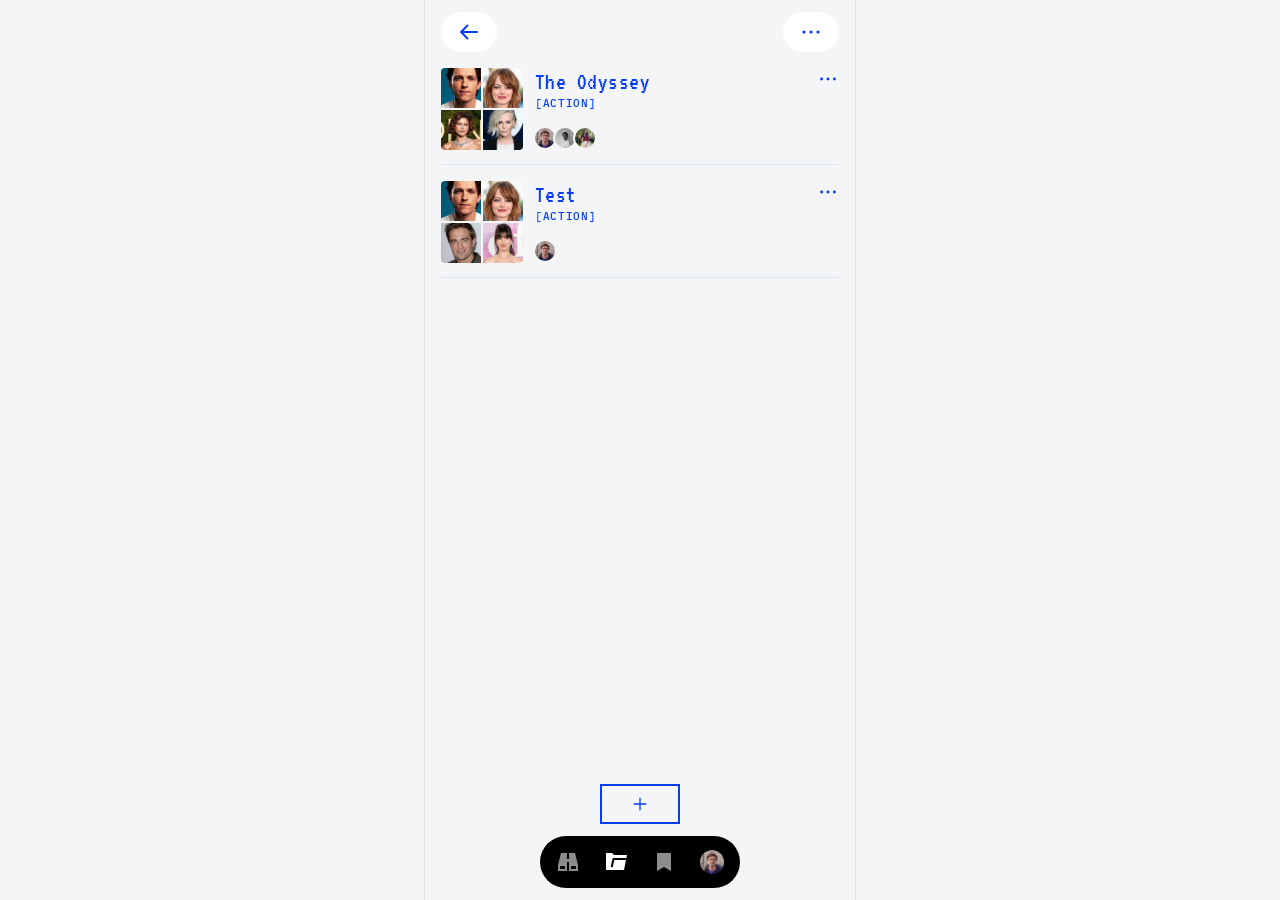
<file: index.html>
<!doctype html>
<html lang="ru">
<head>
<meta charset="utf-8">
<meta name="viewport" content="width=device-width, initial-scale=1, viewport-fit=cover">
<meta name="theme-color" content="#F4F5F7">
<meta name="apple-mobile-web-app-capable" content="yes">
<meta name="mobile-web-app-capable" content="yes">
<meta name="format-detection" content="telephone=no">
<title>FIIILM</title>
<link rel="preconnect" href="https://fonts.googleapis.com">
<link rel="preconnect" href="https://fonts.gstatic.com" crossorigin>
<link href="https://fonts.googleapis.com/css2?family=IBM+Plex+Mono:wght@400;500&family=VT323&display=swap" rel="stylesheet">
<script>
/* прототип правится постоянно — грузим стили и скрипты всегда свежими,
   иначе браузер отдаёт старую версию и правки «не применяются» */
var FRESH = Date.now();
/* ?mockup — старый вид: рамка телефона 390×844 с нарисованным статус-баром.
   Нужен для сверки с Figma; по умолчанию приложение — настоящая мобильная вёрстка. */
if (/[?&]mockup\b/.test(location.search)) document.documentElement.classList.add('mockup');
document.write('<link rel="stylesheet" href="tokens.css?t=' + FRESH + '">');
document.write('<link rel="stylesheet" href="app.css?t=' + FRESH + '">');
</script>
</head>
<body>

<div class="stage">
  <div class="phone">
    <div class="statusbar">
      <span id="clock">9:41</span>
      <span class="right">
        <svg width="18" height="12" viewBox="0 0 18 12" fill="currentColor"><rect x="0" y="8" width="3" height="4" rx="1"/><rect x="5" y="5.5" width="3" height="6.5" rx="1"/><rect x="10" y="3" width="3" height="9" rx="1"/><rect x="15" y="0" width="3" height="12" rx="1"/></svg>
        <svg width="17" height="12" viewBox="0 0 17 12" fill="currentColor"><path d="M8.5 10.3 6.4 8.2a3 3 0 0 1 4.2 0l-2.1 2.1ZM4.3 6.1a6 6 0 0 1 8.4 0l-1.4 1.4a4 4 0 0 0-5.6 0L4.3 6.1ZM2.2 4a9 9 0 0 1 12.6 0l-1.4 1.4a7 7 0 0 0-9.8 0L2.2 4Z"/></svg>
        <svg width="26" height="13" viewBox="0 0 26 13" fill="currentColor"><rect x=".5" y=".5" width="22" height="12" rx="3.5" fill="none" stroke="currentColor" stroke-opacity=".35"/><rect x="2.5" y="2.5" width="18" height="8" rx="1.5"/><path d="M24 4.5v4c1-.4 1-3.6 0-4z"/></svg>
      </span>
    </div>

    <div id="app"></div>
    <div id="overlays"></div>
    <div class="toast" id="toast"></div>
    <div class="home-indicator"></div>
  </div>
</div>

<svg width="0" height="0" style="position:absolute" aria-hidden="true"><defs>
  <symbol id="i-at" viewBox="0 0 24 24" fill="none">
    <path d="M15.5 12C15.5 13.933 13.933 15.5 12 15.5C10.067 15.5 8.5 13.933 8.5 12C8.5 10.067 10.067 8.5 12 8.5C13.933 8.5 15.5 10.067 15.5 12Z" stroke-width="1.6" stroke-linecap="round" stroke-linejoin="round" stroke="currentColor"/>
    <path d="M15.5 12V13.5C15.5 14.163 15.7634 14.7989 16.2322 15.2678C16.7011 15.7366 17.337 16 18 16C18.6631 16 19.2989 15.7366 19.7678 15.2678C20.2366 14.7989 20.5 14.163 20.5 13.5V12C20.5 10.0852 19.8535 8.22652 18.6652 6.72505C17.4769 5.22358 15.8165 4.16732 13.9529 3.72739C12.0893 3.28746 10.1318 3.48964 8.39751 4.30118C6.6632 5.11271 5.2537 6.48605 4.39738 8.19869C3.54106 9.91133 3.28809 11.8629 3.67945 13.7373C4.07081 15.6117 5.08357 17.299 6.55366 18.5259C8.02374 19.7528 9.86502 20.4474 11.7792 20.4971C13.6933 20.5469 15.5682 19.9489 17.1 18.8" stroke-width="1.6" stroke-linecap="round" stroke-linejoin="round" stroke="currentColor"/>
  </symbol>
  <symbol id="i-check" viewBox="0 0 24 24" fill="none">
    <path d="M5 12.5L9.5 17L19 7.5" stroke-width="1.6" stroke-linecap="round" stroke-linejoin="round" stroke="currentColor"/>
  </symbol>
  <symbol id="i-chevron-left" viewBox="0 0 24 24" fill="none">
    <path d="M15 5L8 12L15 19" stroke-width="1.6" stroke-linecap="round" stroke-linejoin="round" stroke="currentColor"/>
  </symbol>
  <symbol id="i-close" viewBox="0 0 24 24" fill="none">
    <path d="M6 6L12 12M12 12L18 18M12 12L18 6M12 12L6 18" stroke-width="1.6" stroke-linecap="round" stroke-linejoin="round" stroke="currentColor"/>
  </symbol>
  <symbol id="i-copy" viewBox="0 0 24 24" fill="none">
    <path d="M9 8H19C19.5523 8 20 8.44772 20 9V19C20 19.5523 19.5523 20 19 20H9C8.44772 20 8 19.5523 8 19V9C8 8.44772 8.44772 8 9 8Z" stroke-width="1.6" stroke-linecap="round" stroke-linejoin="round" stroke="currentColor"/>
    <path d="M16 8V5C16 4.73478 15.8946 4.48043 15.7071 4.29289C15.5196 4.10536 15.2652 4 15 4H5C4.73478 4 4.48043 4.10536 4.29289 4.29289C4.10536 4.48043 4 4.73478 4 5V15C4 15.2652 4.10536 15.5196 4.29289 15.7071C4.48043 15.8946 4.73478 16 5 16H8" stroke-width="1.6" stroke-linecap="round" stroke-linejoin="round" stroke="currentColor"/>
  </symbol>
  <symbol id="i-eye" viewBox="0 0 24 24" fill="none">
    <path d="M2.5 12C2.5 12 6 5.5 12 5.5C18 5.5 21.5 12 21.5 12C21.5 12 18 18.5 12 18.5C6 18.5 2.5 12 2.5 12Z" stroke-width="1.6" stroke-linecap="round" stroke-linejoin="round" stroke="currentColor"/>
    <path d="M15 12C15 13.6569 13.6569 15 12 15C10.3431 15 9 13.6569 9 12C9 10.3431 10.3431 9 12 9C13.6569 9 15 10.3431 15 12Z" stroke-width="1.6" stroke-linecap="round" stroke-linejoin="round" stroke="currentColor"/>
  </symbol>
  <symbol id="i-filter" viewBox="0 0 24 24" fill="none">
    <path d="M4 5H20L14 12.5V19L10 17V12.5L4 5Z" stroke-width="1.6" stroke-linecap="round" stroke-linejoin="round" stroke="currentColor"/>
  </symbol>
  <symbol id="i-heart" viewBox="0 0 24 24" fill="none">
    <path d="M12 19.9999C12 19.9999 4.5 15.3999 4.5 9.99987C4.51439 9.1358 4.78881 8.29612 5.28746 7.59031C5.78611 6.8845 6.48586 6.34532 7.29546 6.04307C8.10507 5.74081 8.98696 5.68952 9.82615 5.89587C10.6653 6.10221 11.4229 6.55663 12 7.19987C12.5771 6.55663 13.3347 6.10221 14.1739 5.89587C15.013 5.68952 15.8949 5.74081 16.7045 6.04307C17.5141 6.34532 18.2139 6.8845 18.7125 7.59031C19.2112 8.29612 19.4856 9.1358 19.5 9.99987C19.5 15.3999 12 19.9999 12 19.9999Z" stroke-width="1.6" stroke-linecap="round" stroke-linejoin="round" stroke="currentColor"/>
  </symbol>
  <symbol id="i-import" viewBox="0 0 24 24" fill="none">
    <path d="M4 9V5C4 4.73478 4.10536 4.48043 4.29289 4.29289C4.48043 4.10536 4.73478 4 5 4H19C19.2652 4 19.5196 4.10536 19.7071 4.29289C19.8946 4.48043 20 4.73478 20 5V19C20 19.2652 19.8946 19.5196 19.7071 19.7071C19.5196 19.8946 19.2652 20 19 20H5C4.73478 20 4.48043 19.8946 4.29289 19.7071C4.10536 19.5196 4 19.2652 4 19V15M3 12H13M10 15L13 12L10 9" stroke-width="1.6" stroke-linecap="round" stroke-linejoin="round" stroke="currentColor"/>
  </symbol>
  <symbol id="i-more" viewBox="0 0 24 24" fill="none">
    <path d="M4.9999 13.6004C5.88356 13.6004 6.5999 12.884 6.5999 12.0004C6.5999 11.1167 5.88356 10.4004 4.9999 10.4004C4.11625 10.4004 3.3999 11.1167 3.3999 12.0004C3.3999 12.884 4.11625 13.6004 4.9999 13.6004Z" fill="currentColor"/>
    <path d="M11.9999 13.6004C12.8836 13.6004 13.5999 12.884 13.5999 12.0004C13.5999 11.1167 12.8836 10.4004 11.9999 10.4004C11.1162 10.4004 10.3999 11.1167 10.3999 12.0004C10.3999 12.884 11.1162 13.6004 11.9999 13.6004Z" fill="currentColor"/>
    <path d="M18.9999 13.6004C19.8836 13.6004 20.5999 12.884 20.5999 12.0004C20.5999 11.1167 19.8836 10.4004 18.9999 10.4004C18.1162 10.4004 17.3999 11.1167 17.3999 12.0004C17.3999 12.884 18.1162 13.6004 18.9999 13.6004Z" fill="currentColor"/>
  </symbol>
  <symbol id="i-note" viewBox="0 0 24 24" fill="none">
    <path d="M4 5H20V16H9L4 20V5Z" stroke-width="1.6" stroke-linecap="round" stroke-linejoin="round" stroke="currentColor"/>
  </symbol>
  <symbol id="i-pencil" viewBox="0 0 24 24" fill="none">
    <path d="M4 20L5 16L16 5L19 8L8 19L4 20Z" stroke-width="1.6" stroke-linecap="round" stroke-linejoin="round" stroke="currentColor"/>
  </symbol>
  <symbol id="i-plus" viewBox="0 0 24 24" fill="none">
    <path d="M12 5V12M12 12V19M12 12H5M12 12H19" stroke-width="1.6" stroke-linecap="round" stroke-linejoin="round" stroke="currentColor"/>
  </symbol>
  <symbol id="i-share" viewBox="0 0 24 24" fill="none">
    <path d="M20.5 5.5C20.5 6.88071 19.3807 8 18 8C16.6193 8 15.5 6.88071 15.5 5.5C15.5 4.11929 16.6193 3 18 3C19.3807 3 20.5 4.11929 20.5 5.5Z" stroke-width="1.6" stroke-linecap="round" stroke-linejoin="round" stroke="currentColor"/>
    <path d="M8.5 12C8.5 13.3807 7.38071 14.5 6 14.5C4.61929 14.5 3.5 13.3807 3.5 12C3.5 10.6193 4.61929 9.5 6 9.5C7.38071 9.5 8.5 10.6193 8.5 12Z" stroke-width="1.6" stroke-linecap="round" stroke-linejoin="round" stroke="currentColor"/>
    <path d="M20.5 18.5C20.5 19.8807 19.3807 21 18 21C16.6193 21 15.5 19.8807 15.5 18.5C15.5 17.1193 16.6193 16 18 16C19.3807 16 20.5 17.1193 20.5 18.5Z" stroke-width="1.6" stroke-linecap="round" stroke-linejoin="round" stroke="currentColor"/>
    <path d="M8.2002 10.8002L15.8002 6.7002M8.2002 13.2002L15.8002 17.3002" stroke-width="1.6" stroke-linecap="round" stroke-linejoin="round" stroke="currentColor"/>
  </symbol>
  <symbol id="i-sort" viewBox="0 0 24 24" fill="none">
    <path d="M8 4V20M12 8L8 4L4 8M16 20V4M20 16L16 20L12 16" stroke-width="1.6" stroke-linecap="round" stroke-linejoin="round" stroke="currentColor"/>
  </symbol>
  <symbol id="i-trash" viewBox="0 0 24 24" fill="none">
    <path d="M4 7H6M6 7H9M6 7L7 20H17L18 7M9 7H15M9 7V4H15V7M15 7H18M18 7H20M10 11V17M14 11V17" stroke-width="1.6" stroke-linecap="round" stroke-linejoin="round" stroke="currentColor"/>
  </symbol>

  <symbol id="i-search" viewBox="0 0 24 24" fill="none">
    <path d="M11 9H13V3H19L22 15V21H13V12H11V21H2V15L5 3H11V9ZM4 19H9V16H4V19ZM15 16V19H20V16H15Z" fill="currentColor"/>
  </symbol>
  <symbol id="i-folder" viewBox="0 0 24 24" fill="none">
    <path d="M10 5H23L22.4004 8H8.69824L8.52344 8.7832L6.69727 17H8.74707L10.3027 10H22L20 20H2V3H8L10 5Z" fill="currentColor"/>
  </symbol>
  <symbol id="i-saves" viewBox="0 0 24 24" fill="none">
    <path d="M19 21L12 17L5 21V3H19V21Z" fill="currentColor"/>
  </symbol>
  <symbol id="i-save" viewBox="0 0 24 24" fill="none">
    <mask id="v2-stroke0_62_6537" fill="white">
    <path d="M5 3H19V21L12 17L5 21V3Z"/>
    </mask>
    <path d="M5 3H19V21L12 17L5 21V3Z" stroke-width="4" stroke="currentColor" mask="url(#v2-stroke0_62_6537)"/>
    <path d="M12 7V10M12 10V13M12 10H9M12 10H15" stroke-width="2" stroke="currentColor"/>
  </symbol>
  <symbol id="i-send" viewBox="0 0 24 24" fill="none">
    <path d="M17.4375 19.7998L12 16L7 20V12L2 7.7998L21 3L17.4375 19.7998ZM9 11V15L18 6L9 11Z" fill="currentColor"/>
  </symbol>
  <symbol id="i-arrow-left" viewBox="0 0 24 24" fill="none">
    <path d="M20 12H4m0 0 6.5-6.5M4 12l6.5 6.5" stroke="currentColor" stroke-width="2" stroke-linecap="round" stroke-linejoin="round"/>
  </symbol>
  <symbol id="i-comment" viewBox="0 0 24 24" fill="none">
    <g transform="translate(3 4)">
      <path d="M17 13V1H1V13H5V16L9 13H17Z" stroke="currentColor" stroke-width="2"/>
    </g>
  </symbol>
  <symbol id="i-tag" viewBox="0 0 16 16" fill="none">
    <g transform="translate(0.67 0.67)">
      <path d="M7.724 1.05733C7.47401 0.807268 7.13493 0.666742 6.78133 0.666667H2C1.64638 0.666667 1.30724 0.807142 1.05719 1.05719C0.807142 1.30724 0.666667 1.64638 0.666667 2V6.78133C0.666742 7.13493 0.807268 7.47401 1.05733 7.724L6.86 13.5267C7.16301 13.8278 7.57283 13.9968 8 13.9968C8.42717 13.9968 8.83699 13.8278 9.14 13.5267L13.5267 9.14C13.8278 8.83699 13.9968 8.42717 13.9968 8C13.9968 7.57283 13.8278 7.16301 13.5267 6.86L7.724 1.05733Z" stroke="currentColor" stroke-width="1.33333" stroke-linecap="round" stroke-linejoin="round"/>
      <path d="M5 4.33333C5 4.70152 4.70152 5 4.33333 5C3.96514 5 3.66667 4.70152 3.66667 4.33333C3.66667 3.96514 3.96514 3.66667 4.33333 3.66667C4.70152 3.66667 5 3.96514 5 4.33333Z" stroke="currentColor" stroke-width="1.33333" stroke-linecap="round" stroke-linejoin="round"/>
    </g>
  </symbol>
  <symbol id="i-drag" viewBox="0 0 20 20" fill="none">
    <g transform="translate(5.9 2.6)" stroke="currentColor" stroke-width="1.5" stroke-linecap="round" stroke-linejoin="round">
      <path d="M2.41667 7.41667C2.41667 7.8769 2.04357 8.25 1.58333 8.25C1.1231 8.25 0.75 7.8769 0.75 7.41667C0.75 6.95643 1.1231 6.58333 1.58333 6.58333C2.04357 6.58333 2.41667 6.95643 2.41667 7.41667Z"/>
      <path d="M2.41667 1.58333C2.41667 2.04357 2.04357 2.41667 1.58333 2.41667C1.1231 2.41667 0.75 2.04357 0.75 1.58333C0.75 1.1231 1.1231 0.75 1.58333 0.75C2.04357 0.75 2.41667 1.1231 2.41667 1.58333Z"/>
      <path d="M2.41667 13.25C2.41667 13.7102 2.04357 14.0833 1.58333 14.0833C1.1231 14.0833 0.75 13.7102 0.75 13.25C0.75 12.7898 1.1231 12.4167 1.58333 12.4167C2.04357 12.4167 2.41667 12.7898 2.41667 13.25Z"/>
      <path d="M7.41667 7.41667C7.41667 7.8769 7.04357 8.25 6.58333 8.25C6.1231 8.25 5.75 7.8769 5.75 7.41667C5.75 6.95643 6.1231 6.58333 6.58333 6.58333C7.04357 6.58333 7.41667 6.95643 7.41667 7.41667Z"/>
      <path d="M7.41667 1.58333C7.41667 2.04357 7.04357 2.41667 6.58333 2.41667C6.1231 2.41667 5.75 2.04357 5.75 1.58333C5.75 1.1231 6.1231 0.75 6.58333 0.75C7.04357 0.75 7.41667 1.1231 7.41667 1.58333Z"/>
      <path d="M7.41667 13.25C7.41667 13.7102 7.04357 14.0833 6.58333 14.0833C6.1231 14.0833 5.75 13.7102 5.75 13.25C5.75 12.7898 6.1231 12.4167 6.58333 12.4167C7.04357 12.4167 7.41667 12.7898 7.41667 13.25Z"/>
    </g>
  </symbol>
  <symbol id="i-clear" viewBox="0 0 24 24" fill="none">
    <path d="M4.7 4.7L19.3 19.3M19.3 4.7L4.7 19.3" stroke="currentColor" stroke-width="2"/>
  </symbol>
  <symbol id="i-plus-pixel" viewBox="0 0 12 12">
    <path d="M7 5H12V7H7V12H5V7H0V5H5V0H7V5Z" fill="currentColor"/>
  </symbol>
</defs></svg>

<script>
['data.js', 'store.js', 'ui.js'].forEach(function (f) {
  document.write('<scr' + 'ipt src="' + f + '?t=' + FRESH + '"><\/scr' + 'ipt>');
});
</script>
</body>
</html>
</file>
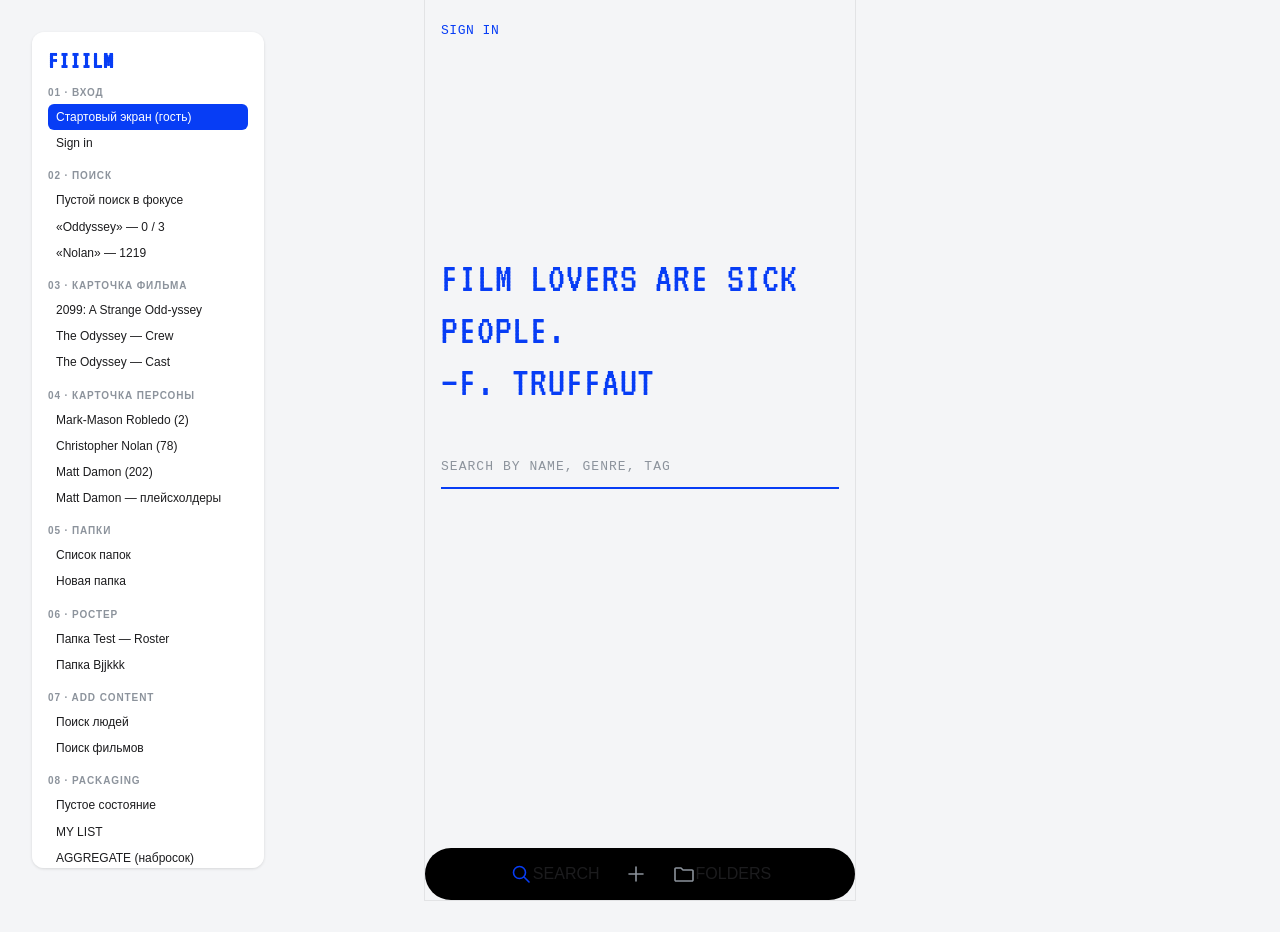
<file: replica.html>
<!doctype html>
<html lang="ru">
<head>
<meta charset="utf-8">
<meta name="viewport" content="width=device-width, initial-scale=1">
<title>FIIILM — реплика скриншотов</title>
<link rel="preconnect" href="https://fonts.googleapis.com">
<link rel="preconnect" href="https://fonts.gstatic.com" crossorigin>
<link href="https://fonts.googleapis.com/css2?family=VT323&display=swap" rel="stylesheet">
<link rel="stylesheet" href="tokens.css">
<link rel="stylesheet" href="app.css">
</head>
<body>

<div class="shell">

  <aside class="nav">
    <h1>FIIILM</h1>

    <h2>01 · Вход</h2>
    <a href="#entry">Стартовый экран (гость)</a>
    <a href="#signin">Sign in</a>

    <h2>02 · Поиск</h2>
    <a href="#search-focus">Пустой поиск в фокусе</a>
    <a href="#search-odyssey">«Oddyssey» — 0 / 3</a>
    <a href="#search-nolan">«Nolan» — 1219</a>

    <h2>03 · Карточка фильма</h2>
    <a href="#movie-2099">2099: A Strange Odd-yssey</a>
    <a href="#movie-crew">The Odyssey — Crew</a>
    <a href="#movie-cast">The Odyssey — Cast</a>

    <h2>04 · Карточка персоны</h2>
    <a href="#person-robledo">Mark-Mason Robledo (2)</a>
    <a href="#person-nolan">Christopher Nolan (78)</a>
    <a href="#person-damon">Matt Damon (202)</a>
    <a href="#person-damon-loading">Matt Damon — плейсхолдеры</a>

    <h2>05 · Папки</h2>
    <a href="#folders">Список папок</a>
    <a href="#new-folder">Новая папка</a>

    <h2>06 · Ростер</h2>
    <a href="#roster">Папка Test — Roster</a>
    <a href="#roster-bjjkkk">Папка Bjjkkk</a>

    <h2>07 · Add content</h2>
    <a href="#add-people">Поиск людей</a>
    <a href="#add-movies">Поиск фильмов</a>

    <h2>08 · Packaging</h2>
    <a href="#packaging-empty">Пустое состояние</a>
    <a href="#packaging-list">MY LIST</a>
    <a href="#packaging-aggregate">AGGREGATE (набросок)</a>
    <a href="#aggregate-variants">Разброс — 4 варианта</a>
    <a href="#aggregate-concepts">AGGREGATE — 4 экрана</a>

    <h2>09 · Заметки</h2>
    <a href="#notes">Список заметок</a>
    <a href="#note-editor">Редактор заметки</a>

    <h2>10 · Профиль</h2>
    <a href="#profile">Профиль и избранное</a>

    <h2>Оверлеи</h2>
    <a href="#" data-open="ov-select-folder">Шит SELECT FOLDER</a>
    <a href="#" data-open="ov-select-folder-empty">Шит SELECT FOLDER (пусто)</a>
    <a href="#" data-open="ov-role">Шит роли</a>
    <a href="#" data-open="ov-row-menu">Меню строки ростера</a>
    <a href="#" data-open="ov-fav-menu">Меню из одного пункта</a>
    <a href="#" data-open="ov-profile-menu">Меню профиля</a>
    <a href="#" data-open="ov-sort-menu">Меню сортировки</a>
    <a href="#" data-open="ov-start-packaging">Диалог START PACKAGING</a>
    <a href="#" data-open="ov-reason">Диалог Reason (пустой)</a>
    <a href="#" data-open="ov-reason-filled">Диалог Reason (заполнен)</a>
    <a href="#" data-open="ov-share">Диалог Share</a>
    <a href="#" data-open="ov-push">Системный пуш-алерт</a>
  </aside>

  <main class="stage">
    <div class="phone">

      <div class="statusbar">
        <span id="clock">10:24</span>
        <span class="right">
          <svg width="18" height="12" viewBox="0 0 18 12"><rect x="0" y="8" width="3" height="4" rx="1"/><rect x="5" y="5.5" width="3" height="6.5" rx="1"/><rect x="10" y="3" width="3" height="9" rx="1"/><rect x="15" y="0" width="3" height="12" rx="1"/></svg>
          <span style="font-size:14px;font-weight:600">LTE</span>
          <svg width="26" height="13" viewBox="0 0 26 13"><rect x=".5" y=".5" width="22" height="12" rx="3.5" fill="none" stroke="#000" stroke-opacity=".35"/><rect x="2.5" y="2.5" width="4" height="8" rx="1.5" fill="#E8392B"/><path d="M24 4.5v4c1-.4 1-3.6 0-4z"/></svg>
        </span>
      </div>

      <!-- ============================ 01 ВХОД ============================ -->

      <section class="screen" id="entry" data-time="10:24">
        <div class="pad" style="padding-top:8px"><button class="label" data-go="signin">SIGN IN</button></div>
        <div class="scroll pad" style="display:flex;flex-direction:column;justify-content:center">
          <p class="display">FILM LOVERS ARE SICK PEOPLE.<br>—F. TRUFFAUT</p>
          <div class="search-field" style="margin-top:34px">
            <input class="search-field__input" type="text" data-search="entry" placeholder="SEARCH BY NAME, GENRE, TAG">
          </div>
        </div>
        <nav class="tabbar">
          <button class="is-active"><svg class="ic"><use href="#i-search"/></svg><span>SEARCH</span></button>
          <button data-go="add-people"><svg class="ic ic--lg ic--muted"><use href="#i-plus"/></svg></button>
          <button data-go="folders"><svg class="ic ic--muted"><use href="#i-folder"/></svg><span>FOLDERS</span></button>
        </nav>
      </section>

      <section class="screen" id="signin" data-time="10:24">
        <div class="pad" style="display:flex;justify-content:flex-end;padding-top:8px">
          <button style="background:var(--bg-subtle);padding:8px" data-go="entry"><svg class="ic ic--sm"><use href="#i-close"/></svg></button>
        </div>
        <div class="scroll pad" style="display:flex;flex-direction:column;justify-content:center;gap:26px">
          <h2 class="display" style="text-align:center;letter-spacing:.08em">SIGN IN</h2>
          <div style="background:var(--bg-subtle);border:1px solid var(--border-subtle);border-radius:22px;padding:16px 18px">
            <div class="mono secondary" style="font-size:15px">Email</div>
            <div class="mono secondary" style="font-size:19px;margin-top:8px">you@example.com</div>
          </div>
          <button class="btn btn--primary" data-toast="Этого экрана не было в скриншотах">Send code</button>
        </div>
      </section>

      <!-- ============================ 02 ПОИСК ============================ -->

      <section class="screen" id="search-focus" data-time="10:25">
        <div class="pad" style="padding-top:8px"><button class="label" data-go="signin">SIGN IN</button></div>
        <div class="pad" style="padding-top:22px">
          <div class="search-field"><input class="search-field__input" type="text" data-search="focus" placeholder="SEARCH BY NAME, GENRE, TAG"></div>
        </div>
        <div class="scroll"></div>
        <div class="keyboard">
          <div class="kb-suggest"><div></div><div></div><div></div></div>
          <div class="kb-row"><div class="kb-key">Й</div><div class="kb-key">Ц</div><div class="kb-key">У</div><div class="kb-key">К</div><div class="kb-key">Е</div><div class="kb-key">Н</div><div class="kb-key">Г</div><div class="kb-key">Ш</div><div class="kb-key">Щ</div><div class="kb-key">З</div><div class="kb-key">Х</div></div>
          <div class="kb-row"><div class="kb-key">Ф</div><div class="kb-key">Ы</div><div class="kb-key">В</div><div class="kb-key">А</div><div class="kb-key">П</div><div class="kb-key">Р</div><div class="kb-key">О</div><div class="kb-key">Л</div><div class="kb-key">Д</div><div class="kb-key">Ж</div><div class="kb-key">Э</div></div>
          <div class="kb-row"><div class="kb-key kb-key--dark">⇧</div><div class="kb-key">Я</div><div class="kb-key">Ч</div><div class="kb-key">С</div><div class="kb-key">М</div><div class="kb-key">И</div><div class="kb-key">Т</div><div class="kb-key">Ь</div><div class="kb-key">Б</div><div class="kb-key">Ю</div><div class="kb-key kb-key--dark">⌫</div></div>
          <div class="kb-row"><div class="kb-key kb-key--dark kb-key--wide" style="flex:1.4;font-size:14px">123</div><div class="kb-key kb-key--dark" style="flex:1">☺</div><div class="kb-key kb-key--wide">Пробел</div><div class="kb-key kb-key--go" data-go="search-nolan">Найти</div></div>
          <div class="kb-bottom"><span>🌐</span><span>🎤</span></div>
        </div>
      </section>

      <section class="screen" id="search-odyssey" data-time="10:25">
        <div class="pad" style="padding-top:8px"><button class="label" data-go="signin">SIGN IN</button></div>
        <div class="pad" style="padding-top:18px">
          <div class="search-field"><input class="search-field__input" type="text" data-search="odyssey" data-filter="#search-odyssey .row" value="Oddyssey" placeholder="SEARCH BY NAME, GENRE, TAG"><button class="search-field__clear" data-clear><svg class="ic"><use href="#i-close"/></svg></button></div>
        </div>
        <div class="scroll pad">
          <div class="section-head"><span class="h2">SPECIALISTS (0)</span></div>
          <p class="label secondary" style="padding:18px 0">No specialists found</p>
          <div class="section-head"><span class="h2">MOVIES (3)</span><span class="show-all">SHOW ALL →</span></div>
          <div class="row" data-go="movie-crew">
            <img class="row__photo" src="assets/poster-odyssey.jpg" alt="">
            <div class="row__body"><div class="row__name">THE ODYSSEY</div><div class="row__sub">2026</div><div class="row__tag">[ADVENTURE]</div></div>
            <div class="row__actions"><svg class="ic ic--muted"><use href="#i-eye"/></svg><svg class="ic ic--muted"><use href="#i-plus"/></svg></div>
          </div>
          <div class="row" data-go="movie-2099">
            <div class="row__photo"></div>
            <div class="row__body"><div class="row__name">2099: A STRANGE ODD-YSSEY</div><div class="row__sub">2024</div><div class="row__tag">[SCIENCE FICTION]</div></div>
            <div class="row__actions"><svg class="ic ic--muted"><use href="#i-eye"/></svg><svg class="ic ic--muted"><use href="#i-plus"/></svg></div>
          </div>
          <div class="row" data-go="movie-crew">
            <img class="row__photo" src="assets/poster-making.jpg" alt="">
            <div class="row__body"><div class="row__name">THE ODYSSEY: THE MAKING OF AN EPIC</div><div class="row__sub">2026</div><div class="row__tag">[DOCUMENTARY]</div></div>
            <div class="row__actions"><svg class="ic ic--muted"><use href="#i-eye"/></svg><svg class="ic ic--muted"><use href="#i-plus"/></svg></div>
          </div>
        </div>
        <nav class="tabbar">
          <button class="is-active"><svg class="ic"><use href="#i-search"/></svg><span>SEARCH</span></button>
          <button data-go="add-people"><svg class="ic ic--lg ic--muted"><use href="#i-plus"/></svg></button>
          <button data-go="folders"><svg class="ic ic--muted"><use href="#i-folder"/></svg><span>FOLDERS</span></button>
        </nav>
      </section>

      <section class="screen" id="search-nolan" data-time="10:26">
        <div class="pad" style="padding-top:8px"><button class="label" data-go="signin">SIGN IN</button></div>
        <div class="pad" style="padding-top:18px">
          <div class="search-field"><input class="search-field__input" type="text" data-search="nolan" data-filter="#search-nolan .row" value="Nolan" placeholder="SEARCH BY NAME, GENRE, TAG"><button class="search-field__clear" data-clear><svg class="ic"><use href="#i-close"/></svg></button></div>
          <div class="chips" style="margin-top:16px;align-items:center">
            <button class="btn-filter" data-toast="Этого экрана не было в скриншотах">FILTER</button>
            <span class="chip">[ACTING]</span><span class="chip">[COMEDY]</span>
            <span class="chip">[DOCUMENTARY]</span><span class="chip">[ACTION]</span>
          </div>
        </div>
        <div class="scroll pad">
          <div class="section-head"><span class="h2">SPECIALISTS (1219)</span><span class="show-all">SHOW ALL →</span></div>
          <div class="row" data-go="person-damon">
            <div class="row__photo"></div>
            <div class="row__body"><div class="row__name">YVETTE NOLAN</div><div class="row__sub">A COMMON EXPERIENCE, 2013</div><div class="row__tag">[ACTING]</div></div>
            <div class="row__actions"><button data-open="ov-select-folder"><svg class="ic"><use href="#i-plus"/></svg></button></div>
          </div>
          <div class="row" data-go="person-damon">
            <img class="row__photo" src="assets/tania.jpg" alt="">
            <div class="row__body"><div class="row__name">TANIA NOLAN</div><div class="row__sub">THE CONVERT, 2024</div><div class="row__tag">[ACTING]</div></div>
            <div class="row__actions"><button data-open="ov-select-folder"><svg class="ic"><use href="#i-plus"/></svg></button></div>
          </div>
          <div class="row" data-go="person-damon">
            <img class="row__photo" src="assets/rory.jpg" alt="">
            <div class="row__body"><div class="row__name">RORY NOLAN</div><div class="row__sub">DARE TO BE WILD, 2015</div><div class="row__tag">[ACTING]</div></div>
            <div class="row__actions"><button data-open="ov-select-folder"><svg class="ic"><use href="#i-plus"/></svg></button></div>
          </div>
          <div class="row" data-go="person-damon">
            <img class="row__photo" src="assets/winters.jpg" alt="">
            <div class="row__body"><div class="row__name">NOLAN WINTERS</div><div class="row__sub">DERMATOPHAGIA, 2025</div><div class="row__tag">[ACTING]</div></div>
            <div class="row__actions"><button data-open="ov-select-folder"><svg class="ic"><use href="#i-plus"/></svg></button></div>
          </div>
          <div class="row" data-go="person-nolan">
            <img class="row__photo" src="assets/nolan.jpg" alt="">
            <div class="row__body"><div class="row__name">CHRISTOPHER NOLAN</div><div class="row__sub">THE ODYSSEY, 2026</div><div class="row__tag">[DIRECTING]</div></div>
            <div class="row__actions"><button data-open="ov-select-folder"><svg class="ic"><use href="#i-plus"/></svg></button></div>
          </div>
        </div>
        <nav class="tabbar">
          <button class="is-active"><svg class="ic"><use href="#i-search"/></svg><span>SEARCH</span></button>
          <button data-go="add-people"><svg class="ic ic--lg ic--muted"><use href="#i-plus"/></svg></button>
          <button data-go="folders"><svg class="ic ic--muted"><use href="#i-folder"/></svg><span>FOLDERS</span></button>
        </nav>
      </section>

      <!-- ============================ 03 ФИЛЬМ ============================ -->

      <section class="screen" id="movie-2099" data-time="10:25">
        <div class="navbar">
          <button data-go="search-odyssey"><svg class="ic ic--lg"><use href="#i-chevron-left"/></svg></button>
          <span class="nav-title">2099: A STRANGE ODD-YSSEY</span>
          <button data-open="ov-share"><svg class="ic"><use href="#i-share"/></svg></button>
        </div>
        <div class="scroll">
          <div class="movie-hero">
            <div class="movie-hero__bg" style="background-image:url(assets/movie-hero.jpg)"></div>
            <h2 class="movie-hero__title">2099: A Strange Odd-yssey</h2>
            <div class="movie-hero__stats">
              <div><b>100%</b><span>TMDB</span></div>
              <div><b>PG</b><span>RATED</span></div>
              <div><b>2m</b><span>RUNTIME</span></div>
            </div>
            <p class="movie-hero__meta">United States · ANIMATION · SCIENCE FICTION</p>
          </div>
          <div class="tabs-dot">
            <button class="is-active">Crew</button><span class="dot">·</span>
            <button data-go="movie-cast">Cast</button><span class="dot">·</span>
            <button data-toast="Этого экрана не было в скриншотах">Details</button>
          </div>
          <div class="pad">
            <div class="chips" style="margin-top:16px">
              <span class="chip chip--outline">DIRECTING</span>
              <span class="chip chip--outline">PRODUCTION</span>
              <span class="chip chip--outline">WRITING</span>
            </div>
            <div class="dept-head">DIRECTING</div>
            <div class="row" data-go="person-robledo">
              <div class="row__photo row__photo--sm"></div>
              <div class="row__body"><div class="row__name">MARK-MASON ROBLEDO</div><div class="row__sub">DIRECTOR</div></div>
              <div class="row__actions"><svg class="ic ic--muted"><use href="#i-eye"/></svg><button data-open="ov-select-folder"><svg class="ic ic--muted"><use href="#i-plus"/></svg></button></div>
            </div>
          </div>
        </div>
      </section>

      <section class="screen" id="movie-crew" data-time="10:30">
        <div class="navbar">
          <button data-go="search-odyssey"><svg class="ic ic--lg"><use href="#i-chevron-left"/></svg></button>
          <span class="nav-title">THE ODYSSEY</span>
          <button data-open="ov-share"><svg class="ic"><use href="#i-share"/></svg></button>
        </div>
        <div class="scroll">
          <div class="movie-hero">
            <div class="movie-hero__bg" style="background-image:url(assets/movie-hero.jpg)"></div>
            <h2 class="movie-hero__title">The Odyssey</h2>
            <p class="movie-hero__tagline">Defy the gods.</p>
            <div class="movie-hero__stats">
              <div><b>80%</b><span>TMDB</span></div>
              <div><b>R</b><span>RATED</span></div>
              <div><b>2h 53m</b><span>RUNTIME</span></div>
            </div>
            <p class="movie-hero__meta">United Kingdom · ADVENTURE · ACTION · FANTASY</p>
          </div>
          <div class="tabs-dot">
            <button class="is-active">Crew</button><span class="dot">·</span>
            <button data-go="movie-cast">Cast</button><span class="dot">·</span>
            <button data-toast="Этого экрана не было в скриншотах">Details</button>
          </div>
          <div class="pad">
            <div class="chips" style="margin-top:16px">
              <span class="chip chip--outline">DIRECTING</span>
              <span class="chip chip--outline">PRODUCTION</span>
              <span class="chip chip--outline">WRITING</span>
              <span class="chip chip--outline">ART</span>
              <span class="chip chip--outline">CAMERA</span>
            </div>
            <div class="dept-head">DIRECTING</div>
            <div class="row" data-go="person-nolan">
              <img class="row__photo row__photo--sm" src="assets/nolan.jpg" alt="">
              <div class="row__body"><div class="row__name">CHRISTOPHER NOLAN</div><div class="row__sub">DIRECTOR</div></div>
              <div class="row__actions"><svg class="ic ic--muted"><use href="#i-eye"/></svg><button data-open="ov-select-folder"><svg class="ic ic--muted"><use href="#i-plus"/></svg></button></div>
            </div>
            <div class="row" data-go="person-damon">
              <img class="row__photo row__photo--sm" src="assets/otero.jpg" alt="">
              <div class="row__body"><div class="row__name">NILO OTERO</div><div class="row__sub">FIRST ASSISTANT DIRECTOR</div></div>
              <div class="row__actions"><svg class="ic ic--muted"><use href="#i-eye"/></svg><button data-open="ov-select-folder"><svg class="ic ic--muted"><use href="#i-plus"/></svg></button></div>
            </div>
            <div class="row" data-go="person-damon">
              <div class="row__photo row__photo--sm"></div>
              <div class="row__body"><div class="row__name">ZACK SMITH</div><div class="row__sub">SECOND ASSISTANT DIRECTOR</div></div>
              <div class="row__actions"><svg class="ic ic--muted"><use href="#i-eye"/></svg><button data-open="ov-select-folder"><svg class="ic ic--muted"><use href="#i-plus"/></svg></button></div>
            </div>
            <div class="row" data-go="person-damon">
              <div class="row__photo row__photo--sm"></div>
              <div class="row__body"><div class="row__name">YANN MARI FAGET</div><div class="row__sub">FIRST ASSISTANT DIRECTOR</div></div>
              <div class="row__actions"><svg class="ic ic--muted"><use href="#i-eye"/></svg><button data-open="ov-select-folder"><svg class="ic ic--muted"><use href="#i-plus"/></svg></button></div>
            </div>
            <div class="row" data-go="person-damon">
              <div class="row__photo row__photo--sm"></div>
              <div class="row__body"><div class="row__name">ERIC GLASSER</div><div class="row__sub">FIRST ASSISTANT DIRECTOR</div></div>
              <div class="row__actions"><span class="fav-badge"><svg class="ic ic--sm"><use href="#i-heart"/></svg>Added</span></div>
            </div>
            <div class="row" data-go="person-damon">
              <div class="row__photo row__photo--sm"></div>
              <div class="row__body"><div class="row__name">GARETH WINGROVE</div><div class="row__sub">SPECIAL EFFECTS SUPERVISOR</div></div>
              <div class="row__actions"><svg class="ic ic--muted"><use href="#i-eye"/></svg><button data-open="ov-select-folder"><svg class="ic ic--muted"><use href="#i-plus"/></svg></button></div>
            </div>
          </div>
        </div>
      </section>

      <section class="screen" id="movie-cast" data-time="10:44">
        <div class="navbar">
          <button data-go="search-odyssey"><svg class="ic ic--lg"><use href="#i-chevron-left"/></svg></button>
          <span class="nav-title">THE ODYSSEY</span>
          <button data-open="ov-share"><svg class="ic"><use href="#i-share"/></svg></button>
        </div>
        <div class="tabs-dot">
          <button data-go="movie-crew">Crew</button><span class="dot">·</span>
          <button class="is-active">Cast</button><span class="dot">·</span>
          <button data-toast="Этого экрана не было в скриншотах">Details</button>
        </div>
        <div class="scroll pad">
          <div class="dept-head" style="margin-top:8px">CAST</div>
          <div class="row" data-go="person-damon">
            <img class="row__photo row__photo--sm" src="assets/damon.jpg" alt="">
            <div class="row__body"><div class="row__name">MATT DAMON</div><div class="row__sub">ODYSSEUS</div></div>
            <div class="row__actions"><svg class="ic ic--muted"><use href="#i-eye"/></svg><button data-open="ov-select-folder"><svg class="ic ic--muted"><use href="#i-plus"/></svg></button></div>
          </div>
          <div class="row" data-go="person-damon">
            <img class="row__photo row__photo--sm" src="assets/holland.jpg" alt="">
            <div class="row__body"><div class="row__name">TOM HOLLAND</div><div class="row__sub">TELEMACHUS</div></div>
            <div class="row__actions"><svg class="ic ic--muted"><use href="#i-eye"/></svg><button data-open="ov-select-folder"><svg class="ic ic--muted"><use href="#i-plus"/></svg></button></div>
          </div>
          <div class="row" data-go="person-damon">
            <div class="row__photo row__photo--sm"></div>
            <div class="row__body"><div class="row__name">ANNE HATHAWAY</div><div class="row__sub">PENELOPE</div></div>
            <div class="row__actions"><svg class="ic ic--muted"><use href="#i-eye"/></svg><button data-open="ov-select-folder"><svg class="ic ic--muted"><use href="#i-plus"/></svg></button></div>
          </div>
        </div>
      </section>

      <!-- ============================ 04 ПЕРСОНА ============================ -->

      <section class="screen" id="person-robledo" data-time="10:26">
        <div class="navbar">
          <button data-go="movie-2099"><svg class="ic ic--lg"><use href="#i-chevron-left"/></svg></button>
          <div class="nav-actions" style="margin-left:auto">
            <button data-open="ov-share"><svg class="ic"><use href="#i-share"/></svg></button>
            <button data-open="ov-fav-menu"><svg class="ic"><use href="#i-more"/></svg></button>
          </div>
        </div>
        <div class="scroll">
          <div class="person-hero" style="background:var(--bg-placeholder)"></div>
          <div class="pad" style="padding-top:16px">
            <h2 class="title">Mark-Mason Robledo</h2>
            <p class="caption" style="margin-top:8px">[DIRECTING]</p>
            <div class="section-head" style="margin-top:22px"><span class="h2">DISCOGRAPHY (2)</span></div>
            <div class="disco">
              <figure data-go="movie-2099"><div class="ph"></div><figcaption>2099: A STRA…</figcaption><div class="year">2024</div></figure>
              <figure data-go="movie-2099"><div class="ph"></div><figcaption>UNTITLED</figcaption><div class="year">2022</div></figure>
            </div>
            <div class="disco-more" data-toast="Этого экрана не было в скриншотах"><svg class="ic"><use href="#i-plus"/></svg></div>
          </div>
        </div>
      </section>

      <section class="screen" id="person-nolan" data-time="10:43">
        <div class="navbar">
          <button data-go="movie-crew"><svg class="ic ic--lg"><use href="#i-chevron-left"/></svg></button>
          <div class="nav-actions" style="margin-left:auto">
            <button data-open="ov-share"><svg class="ic"><use href="#i-share"/></svg></button>
            <button data-open="ov-fav-menu"><svg class="ic"><use href="#i-more"/></svg></button>
          </div>
        </div>
        <div class="scroll">
          <img class="person-hero" src="assets/nolan-hero.jpg" alt="">
          <div class="pad" style="padding-top:16px">
            <h2 class="title">Christopher Nolan</h2>
            <p class="caption" style="margin-top:8px">[DIRECTING]</p>
            <p class="person-bio" style="margin-top:12px">Christopher Nolan (born 30 July 1970) is a British and American filmmaker. Known for his Hollywood blockbusters with complex storytelling, Nolan is considered a leading filmmaker of the 21st century.</p>
            <div class="section-head" style="margin-top:22px"><span class="h2">DISCOGRAPHY (78)</span></div>
            <div class="disco">
              <figure data-go="movie-crew"><img src="assets/poster-odyssey.jpg" alt=""><figcaption>THE ODYSSEY</figcaption><div class="year">2026</div></figure>
              <figure data-go="movie-crew"><img src="assets/poster-making.jpg" alt=""><figcaption>THE ODYSSEY…</figcaption><div class="year">2026</div></figure>
              <figure data-go="movie-2099"><img src="assets/poster-sinners.jpg" alt=""><figcaption>SINNERS</figcaption><div class="year">2025</div></figure>
              <figure data-go="movie-2099"><div class="ph"></div><figcaption>OPPENHEIMER</figcaption><div class="year">2023</div></figure>
              <figure data-go="movie-2099"><div class="ph"></div><figcaption>TENET</figcaption><div class="year">2020</div></figure>
            </div>
            <div class="disco-more" data-toast="Этого экрана не было в скриншотах"><svg class="ic"><use href="#i-plus"/></svg></div>
            <div style="height:20px"></div>
          </div>
        </div>
      </section>

      <section class="screen" id="person-damon" data-time="10:54">
        <div class="navbar">
          <button data-go="movie-cast"><svg class="ic ic--lg"><use href="#i-chevron-left"/></svg></button>
          <div class="nav-actions" style="margin-left:auto">
            <button data-open="ov-share"><svg class="ic"><use href="#i-share"/></svg></button>
            <button data-open="ov-fav-menu"><svg class="ic"><use href="#i-more"/></svg></button>
          </div>
        </div>
        <div class="scroll">
          <img class="person-hero" src="assets/damon.jpg" alt="">
          <div class="pad" style="padding-top:16px">
            <h2 class="title">Matt Damon</h2>
            <p class="caption" style="margin-top:8px">[ACTING]</p>
            <p class="person-bio" style="margin-top:12px">Matthew Paige Damon (born October 8, 1970) is an American actor, film producer and screenwriter. He is ranked among Forbes' most bankable stars and is one of the highest-grossing act…</p>
            <div class="section-head" style="margin-top:22px"><span class="h2">DISCOGRAPHY (202)</span></div>
            <div class="disco">
              <figure data-go="movie-crew"><img src="assets/poster-odyssey.jpg" alt=""><figcaption>THE ODYSSEY</figcaption><div class="year">2026</div></figure>
              <figure data-go="movie-2099"><div class="ph"></div><figcaption>UNTITLED DAN…</figcaption><div class="year">2027</div></figure>
              <figure data-go="movie-2099"><div class="ph"></div><figcaption>THE MARTIAN</figcaption><div class="year">2015</div></figure>
            </div>
            <div class="disco-more" data-toast="Этого экрана не было в скриншотах"><svg class="ic"><use href="#i-plus"/></svg></div>
          </div>
        </div>
      </section>

      <section class="screen" id="person-damon-loading" data-time="10:57">
        <div class="navbar">
          <button data-go="movie-cast"><svg class="ic ic--lg"><use href="#i-chevron-left"/></svg></button>
          <div class="nav-actions" style="margin-left:auto">
            <button data-open="ov-share"><svg class="ic"><use href="#i-share"/></svg></button>
            <button data-open="ov-fav-menu"><svg class="ic"><use href="#i-more"/></svg></button>
          </div>
        </div>
        <div class="scroll">
          <img class="person-hero" src="assets/damon.jpg" alt="">
          <div class="pad" style="padding-top:16px">
            <h2 class="title">Matt Damon</h2>
            <p class="caption" style="margin-top:8px">[ACTING]</p>
            <div class="section-head" style="margin-top:22px"><span class="h2">DISCOGRAPHY (202)</span></div>
            <!-- замечание №15: плейсхолдер = фон скелетона, непонятно, грузится или нет -->
            <div class="disco">
              <figure data-go="movie-2099"><div class="ph"></div></figure>
              <figure data-go="movie-2099"><div class="ph"></div></figure>
              <figure data-go="movie-2099"><div class="ph"></div></figure>
            </div>
            <div class="disco-more" data-toast="Этого экрана не было в скриншотах"><svg class="ic"><use href="#i-plus"/></svg></div>
          </div>
        </div>
      </section>

      <!-- ============================ 05 ПАПКИ ============================ -->

      <section class="screen" id="folders" data-time="10:59">
        <div class="profile-strip">
          <div class="avatar" data-go="profile">R</div>
          <span class="name">ROBOTCIGAN</span>
          <button data-open="ov-profile-menu"><svg class="ic"><use href="#i-more"/></svg></button>
        </div>
        <div class="pad">
          <div class="search-field"><input class="search-field__input" type="text" data-search="folders" data-filter="#folders .folder-row" placeholder="FIND FOLDER"><button class="search-field__clear" data-clear><svg class="ic"><use href="#i-close"/></svg></button></div>
          <div style="margin-top:14px"><button class="btn-filter btn-filter--off" data-toast="Этого экрана не было в скриншотах">FILTER</button></div>
        </div>
        <div class="scroll pad">
          <div class="folder-row" data-go="roster-bjjkkk">
            <span class="title">Bjjkkk</span>
            <button data-open="ov-row-menu"><svg class="ic"><use href="#i-more"/></svg></button>
          </div>
          <div class="folder-row" data-go="roster">
            <div>
              <span class="title">Test</span>
              <div class="meta"><span class="caption" style="color:var(--text-primary)">[ACTION]</span><span class="caption" style="color:var(--text-primary)">PACKAGING</span></div>
            </div>
            <button data-open="ov-row-menu"><svg class="ic"><use href="#i-more"/></svg></button>
          </div>
        </div>
        <nav class="tabbar">
          <button data-go="entry"><svg class="ic ic--muted"><use href="#i-search"/></svg><span>SEARCH</span></button>
          <button data-go="new-folder"><svg class="ic ic--lg ic--muted"><use href="#i-plus"/></svg></button>
          <button class="is-active"><svg class="ic"><use href="#i-folder"/></svg><span>FOLDERS</span></button>
        </nav>
      </section>

      <section class="screen" id="new-folder" data-time="10:37">
        <div class="navbar">
          <span class="nav-title px" style="font-family:var(--font-pixel);letter-spacing:.06em;font-size:calc(15px * var(--pixel-scale,1))">NEW FOLDER</span>
          <button style="background:var(--bg-subtle);padding:8px;margin-left:auto" data-go="folders"><svg class="ic ic--sm"><use href="#i-close"/></svg></button>
        </div>
        <div class="pad" style="padding-top:12px">
          <p class="label">NAME YOUR FOLDER</p>
          <div class="search-field" style="margin-top:14px">
            <input class="search-field__input search-field__input--sm" type="text" id="folder-name" value="Test" placeholder="FOLDER NAME">
            <button class="search-field__clear" data-clear><svg class="ic ic--muted"><use href="#i-close"/></svg></button>
          </div>
          <p class="label" style="margin-top:30px">ADD TAGS</p>
          <div class="search-field" style="margin-top:14px">
            <input class="search-field__input search-field__input--tag" type="text" id="folder-tag" value="ACTION" placeholder="ADD TAGS">
            <button id="folder-tag-add"><svg class="ic"><use href="#i-plus"/></svg></button>
          </div>
          <div class="chips" id="folder-tags" style="margin-top:12px"></div>
        </div>
        <div class="scroll"></div>
        <div class="pad" style="padding-bottom:10px"><button class="btn btn--primary">CREATE FOLDER</button></div>
        <div class="keyboard">
          <div class="kb-suggest"><div>“ACTION”</div><div>ACTIONS</div><div>ACTIONABLE</div></div>
          <div class="kb-row"><div class="kb-key">Q</div><div class="kb-key">W</div><div class="kb-key">E</div><div class="kb-key">R</div><div class="kb-key">T</div><div class="kb-key">Y</div><div class="kb-key">U</div><div class="kb-key">I</div><div class="kb-key">O</div><div class="kb-key">P</div></div>
          <div class="kb-row" style="padding-left:16px;padding-right:16px"><div class="kb-key">A</div><div class="kb-key">S</div><div class="kb-key">D</div><div class="kb-key">F</div><div class="kb-key">G</div><div class="kb-key">H</div><div class="kb-key">J</div><div class="kb-key">K</div><div class="kb-key">L</div></div>
          <div class="kb-row"><div class="kb-key kb-key--dark">⇧</div><div class="kb-key">Z</div><div class="kb-key">X</div><div class="kb-key">C</div><div class="kb-key">V</div><div class="kb-key">B</div><div class="kb-key">N</div><div class="kb-key">M</div><div class="kb-key kb-key--dark">⌫</div></div>
          <div class="kb-row"><div class="kb-key kb-key--dark" style="flex:1.4;font-size:14px">123</div><div class="kb-key kb-key--dark" style="flex:1">☺</div><div class="kb-key kb-key--wide">space</div><div class="kb-key kb-key--go">done</div></div>
          <div class="kb-bottom"><span>🌐</span><span>🎤</span></div>
        </div>
      </section>

      <!-- ============================ 06 РОСТЕР ============================ -->

      <section class="screen" id="roster" data-time="10:37">
        <div class="navbar">
          <button data-go="folders"><svg class="ic ic--lg"><use href="#i-chevron-left"/></svg></button>
          <div class="nav-actions" style="margin-left:auto">
            <button data-open="ov-share"><svg class="ic"><use href="#i-share"/></svg></button>
            <button data-open="ov-row-menu"><svg class="ic"><use href="#i-more"/></svg></button>
          </div>
        </div>
        <div class="tabs-line">
          <button class="is-active">ROSTER</button>
          <button data-go="packaging-empty">PACKAGING</button>
        </div>
        <div class="pad">
          <h2 class="title">Test</h2>
          <p class="caption" style="margin-top:8px">[ACTION]</p>
        </div>
        <div class="scroll pad">
          <div class="dept-head">DIRECTING</div>
          <div class="row" style="align-items:center" data-go="person-nolan">
            <img class="row__photo" src="assets/nolan.jpg" alt="">
            <div class="row__body"><div class="row__name">CHRISTOPHER NOLAN</div><div class="row__tag" style="margin-top:8px">[DIRECTING]</div></div>
            <div class="row__actions row__actions--stack">
              <button data-open="ov-row-menu"><svg class="ic ic--muted"><use href="#i-more"/></svg></button>
              <button data-open="ov-role"><svg class="ic ic--muted"><use href="#i-tag"/></svg></button>
            </div>
          </div>
        </div>
        <div class="footer-bar">
          <button class="btn btn--outline" data-go="add-people">ADD CONTENT</button>
          <button data-open="ov-sort-menu"><svg class="ic ic--lg"><use href="#i-sort"/></svg></button>
        </div>
      </section>

      <section class="screen" id="roster-bjjkkk" data-time="10:42">
        <div class="navbar">
          <button data-go="folders"><svg class="ic ic--lg"><use href="#i-chevron-left"/></svg></button>
          <div class="nav-actions" style="margin-left:auto">
            <button data-open="ov-share"><svg class="ic"><use href="#i-share"/></svg></button>
            <button data-open="ov-row-menu"><svg class="ic"><use href="#i-more"/></svg></button>
          </div>
        </div>
        <div class="tabs-line">
          <button class="is-active">ROSTER</button>
          <button data-go="packaging-empty">PACKAGING</button>
        </div>
        <div class="pad"><h2 class="title">Bjjkkk</h2></div>
        <div class="scroll pad">
          <div class="dept-head">ACTING</div>
          <div class="row" style="align-items:center" data-go="person-damon">
            <img class="row__photo" src="assets/holland.jpg" alt="">
            <div class="row__body"><div class="row__name">TOM HOLLAND</div><div class="row__tag" style="margin-top:8px">[ACTING]</div></div>
            <div class="row__actions row__actions--stack">
              <button data-open="ov-row-menu"><svg class="ic ic--muted"><use href="#i-more"/></svg></button>
              <button data-open="ov-role"><svg class="ic ic--muted"><use href="#i-tag"/></svg></button>
            </div>
          </div>
        </div>
        <div class="footer-bar">
          <button class="btn btn--outline" data-go="add-people">ADD CONTENT</button>
          <button data-open="ov-sort-menu"><svg class="ic ic--lg"><use href="#i-sort"/></svg></button>
        </div>
      </section>

      <!-- ============================ 07 ADD CONTENT ============================ -->

      <section class="screen" id="add-people" data-time="10:39">
        <div class="navbar">
          <span class="nav-title" style="font-family:var(--font-pixel);font-weight:var(--pixel-weight,700);letter-spacing:.06em;font-size:calc(15px * var(--pixel-scale,1))">ADD CONTENT</span>
          <button style="background:var(--bg-subtle);padding:8px;margin-left:auto" data-go="roster"><svg class="ic ic--sm"><use href="#i-close"/></svg></button>
        </div>
        <div class="pad" style="padding-top:10px">
          <div class="search-field"><input class="search-field__input" type="text" data-search="add-people" data-filter="#add-people .row" value="Tom holl" placeholder="FIND SPECIALIST"><button class="search-field__clear" data-clear><svg class="ic"><use href="#i-close"/></svg></button></div>
          <div class="chips" style="margin-top:16px;align-items:center">
            <button class="btn-filter btn-filter--off" data-toast="Этого экрана не было в скриншотах">FILTER</button>
            <button data-open="ov-sort-menu"><svg class="ic"><use href="#i-sort"/></svg></button>
          </div>
        </div>
        <div class="scroll pad">
          <div class="section-head"><span class="h2">SPECIALISTS (18)</span><span class="show-all">SHOW ALL →</span></div>
          <div class="row" data-go="person-damon">
            <div class="row__photo"></div>
            <div class="row__body"><div class="row__name">TOM HOLLYMAN</div><div class="row__sub">LORD OF THE FLIES, 1963</div><div class="row__tag">[CAMERA]</div></div>
            <div class="row__actions"><button data-open="ov-select-folder"><svg class="ic"><use href="#i-plus"/></svg></button></div>
          </div>
          <div class="row" data-go="person-damon">
            <img class="row__photo" src="assets/holloway.jpg" alt="">
            <div class="row__body"><div class="row__name">TOM HOLLOWAY</div><div class="row__sub">TOY STORY, 1995</div><div class="row__tag">[VISUAL EFFECTS]</div></div>
            <div class="row__actions"><button data-open="ov-select-folder"><svg class="ic"><use href="#i-plus"/></svg></button></div>
          </div>
          <div class="row" data-go="person-damon">
            <img class="row__photo" src="assets/holland.jpg" alt="">
            <div class="row__body"><div class="row__name">TOM HOLLAND</div><div class="row__sub">THE ODYSSEY, 2026</div><div class="row__tag">[ACTING]</div></div>
            <div class="row__actions"><button data-open="ov-select-folder"><svg class="ic"><use href="#i-plus"/></svg></button></div>
          </div>
        </div>
      </section>

      <section class="screen" id="add-movies" data-time="11:01">
        <div class="navbar">
          <span class="nav-title" style="font-family:var(--font-pixel);font-weight:var(--pixel-weight,700);letter-spacing:.06em;font-size:calc(15px * var(--pixel-scale,1))">ADD CONTENT</span>
          <button style="background:var(--bg-subtle);padding:8px;margin-left:auto" data-go="roster"><svg class="ic ic--sm"><use href="#i-close"/></svg></button>
        </div>
        <div class="pad" style="padding-top:10px">
          <div class="search-field"><input class="search-field__input" type="text" data-search="add-movies" data-filter="#add-movies .row" value="Odissey" placeholder="FIND MOVIE"><button class="search-field__clear" data-clear><svg class="ic"><use href="#i-close"/></svg></button></div>
          <div class="chips" style="margin-top:16px;align-items:center">
            <button class="btn-filter btn-filter--off" data-toast="Этого экрана не было в скриншотах">FILTER</button>
            <button data-open="ov-sort-menu"><svg class="ic"><use href="#i-sort"/></svg></button>
          </div>
        </div>
        <div class="scroll pad">
          <div class="section-head"><span class="h2">SPECIALISTS (1)</span></div>
          <div class="row" data-go="person-damon">
            <div class="row__photo"></div>
            <div class="row__body"><div class="row__name">ODISSEY DIMITRIADI</div><div class="row__sub">ON THE SAME PLANET, 1966</div><div class="row__tag">[ACTING]</div></div>
            <div class="row__actions"><button data-open="ov-select-folder"><svg class="ic"><use href="#i-plus"/></svg></button></div>
          </div>
          <div class="section-head"><span class="h2">MOVIES (15)</span><span class="show-all">SHOW ALL →</span></div>
          <div class="row" data-go="movie-crew">
            <img class="row__photo" src="assets/poster-odyssey.jpg" alt="">
            <div class="row__body"><div class="row__name">THE ODYSSEY</div><div class="row__sub">2026</div><div class="row__tag">[ADVENTURE]</div></div>
            <div class="row__actions"><button data-open="ov-select-folder"><svg class="ic"><use href="#i-plus"/></svg></button></div>
          </div>
        </div>
      </section>

      <!-- ============================ 08 PACKAGING ============================ -->

      <section class="screen" id="packaging-empty" data-time="10:37">
        <div class="navbar">
          <button data-go="folders"><svg class="ic ic--lg"><use href="#i-chevron-left"/></svg></button>
          <div class="nav-actions" style="margin-left:auto">
            <button data-open="ov-share"><svg class="ic"><use href="#i-share"/></svg></button>
            <button data-open="ov-row-menu"><svg class="ic"><use href="#i-more"/></svg></button>
          </div>
        </div>
        <div class="tabs-line">
          <button data-go="roster">ROSTER</button>
          <button class="is-active">PACKAGING</button>
        </div>
        <div class="empty">
          <p class="display">PACK IT UP,<br>TOGETHER!</p>
          <button class="btn" style="background:var(--bg-accent);color:var(--text-on-accent)" data-open="ov-start-packaging">START PACKAGING</button>
        </div>
      </section>

      <section class="screen" id="packaging-list" data-time="10:39">
        <div class="navbar">
          <button data-go="folders"><svg class="ic ic--lg"><use href="#i-chevron-left"/></svg></button>
          <div class="nav-actions" style="margin-left:auto">
            <button data-open="ov-share"><svg class="ic"><use href="#i-share"/></svg></button>
            <button data-open="ov-row-menu"><svg class="ic"><use href="#i-more"/></svg></button>
          </div>
        </div>
        <div class="tabs-line">
          <button data-go="roster">ROSTER</button>
          <button class="is-active">PACKAGING</button>
        </div>
        <div class="pad">
          <h2 class="title">Test</h2>
          <div class="pack-head">
            <span class="pack-chip" id="pack-participants" style="color:var(--text-primary)">[1 PARTICIPANT]</span>
            <button class="pack-chip danger" id="pack-close">[CLOSE PACKAGING]</button>
          </div>
          <div class="goal">
            <div style="flex:1;min-width:0">
              <div class="caption" style="font-size:var(--fs-body)">GOAL</div>
              <textarea id="goal-text" class="plan" rows="1" placeholder="SET UP YOUR PLAN" maxlength="1000"></textarea>
            </div>
            <button id="goal-edit"><svg class="ic"><use href="#i-pencil"/></svg></button>
          </div>
        </div>
        <div class="tabs-line" style="padding-top:18px">
          <button class="is-active">MY LIST</button>
          <button data-go="packaging-aggregate">AGGREGATE</button>
        </div>
        <div class="scroll pad">
          <button class="link-row" data-go="add-people"><svg class="ic"><use href="#i-plus"/></svg>ADD NEW SPECIALIST</button>
          <button class="link-row" data-go="folders"><svg class="ic"><use href="#i-import"/></svg>ADD FROM FOLDER</button>
          <div class="dept-head">ACTING</div>
          <div class="cand-row" data-go="person-damon">
            <img class="row__photo row__photo--xs" src="assets/holland.jpg" alt="">
            <div class="cand-row__body">
              <div class="row__name">TOM HOLLAND</div>
              <button class="cand-row__comment" data-open="ov-reason"><svg class="ic ic--sm ic--muted"><use href="#i-pencil"/></svg>ADD COMMENT</button>
            </div>
            <button data-open="ov-role"><svg class="ic ic--muted"><use href="#i-tag"/></svg></button>
            <button class="drag-handle" draggable="true"><svg class="ic ic--muted"><use href="#i-drag"/></svg></button>
          </div>
          <div class="dept-head">DIRECTING</div>
          <div class="cand-row" data-go="person-nolan">
            <img class="row__photo row__photo--xs" src="assets/nolan.jpg" alt="">
            <div class="cand-row__body">
              <div class="row__name">CHRISTOPHER NOLAN</div>
              <button class="cand-row__comment" data-open="ov-reason"><svg class="ic ic--sm ic--muted"><use href="#i-pencil"/></svg>ADD COMMENT</button>
            </div>
            <button data-open="ov-role"><svg class="ic ic--muted"><use href="#i-tag"/></svg></button>
            <button class="drag-handle" draggable="true"><svg class="ic ic--muted"><use href="#i-drag"/></svg></button>
          </div>
        </div>
      </section>


      <section class="screen" id="packaging-aggregate" data-time="10:41">
        <div class="navbar">
          <button data-go="folders"><svg class="ic ic--lg"><use href="#i-chevron-left"/></svg></button>
          <div class="nav-actions" style="margin-left:auto">
            <button data-open="ov-share"><svg class="ic"><use href="#i-share"/></svg></button>
            <button data-open="ov-row-menu"><svg class="ic"><use href="#i-more"/></svg></button>
          </div>
        </div>
        <div class="tabs-line">
          <button data-go="roster">ROSTER</button>
          <button class="is-active">PACKAGING</button>
        </div>
        <div class="pad">
          <h2 class="title">Test</h2>
          <div class="pack-head">
            <span class="pack-chip" style="color:var(--text-primary)">[5 PARTICIPANTS]</span>
            <span class="pack-chip danger">[CLOSE PACKAGING]</span>
          </div>
        </div>
        <div class="tabs-line" style="padding-top:18px">
          <button data-go="packaging-list">MY LIST</button>
          <button class="is-active">AGGREGATE</button>
        </div>
        <div class="pad" style="padding-bottom:4px">
          <div class="chips">
            <span class="chip chip--outline is-on">[TOP RANKING]</span>
            <span class="chip chip--outline">ARSENIY</span>
            <span class="chip chip--outline">SERGEY</span>
            <span class="chip chip--outline">MASHA</span>
            <span class="chip chip--outline">LEV</span>
            <span class="chip chip--outline">DANIIL</span>
          </div>
        </div>
        <div class="scroll pad">
          <div class="dept-head">ACTING</div>
          <div class="agg-row">
            <div class="agg-row__pos">1</div>
            <img class="agg-row__photo" src="assets/tania.jpg" alt="">
            <div class="agg-row__body">
              <div class="row__name">TANIA NOLAN</div><span class="row__role">LEAD</span>
              <div class="spread"><div class="spread__line"></div><span class="tick is-mine" style="left:0.0%"></span><span class="tick" style="left:0.0%"></span><span class="tick" style="left:0.0%"></span><span class="tick" style="left:0.0%"></span><span class="tick" style="left:25.0%"></span></div>
              <div class="agg-row__meta">
                <span class="agree">СОГЛАСИЕ</span>
                <span>ПРОГОЛОСОВАЛИ 5 ИЗ 5</span>
                <span class="agg-row__note"><svg class="ic ic--sm"><use href="#i-note"/></svg>2</span>
              </div>
            </div>
          </div>
          <div class="agg-row">
            <div class="agg-row__pos">2</div>
            <img class="agg-row__photo" src="assets/holland.jpg" alt="">
            <div class="agg-row__body">
              <div class="row__name">TOM HOLLAND</div>
              <div class="spread"><div class="spread__line"></div><span class="tick is-mine" style="left:25.0%"></span><span class="tick" style="left:25.0%"></span><span class="tick" style="left:25.0%"></span><span class="tick" style="left:25.0%"></span><span class="tick" style="left:50.0%"></span></div>
              <div class="agg-row__meta">
                <span class="agree">СОГЛАСИЕ</span>
                <span>ПРОГОЛОСОВАЛИ 5 ИЗ 5</span>
                <span class="agg-row__note"><svg class="ic ic--sm"><use href="#i-note"/></svg>3</span>
              </div>
            </div>
          </div>
          <div class="agg-row">
            <div class="agg-row__pos">3</div>
            <div class="agg-row__photo"></div>
            <div class="agg-row__body">
              <div class="row__name">ANNE HATHAWAY</div>
              <div class="spread"><div class="spread__line"></div><span class="tick is-mine" style="left:0.0%"></span><span class="tick" style="left:0.0%"></span><span class="tick" style="left:50.0%"></span><span class="tick" style="left:75.0%"></span><span class="tick" style="left:75.0%"></span></div>
              <div class="agg-row__meta">
                <span class="argue">СПОР</span>
                <span>ПРОГОЛОСОВАЛИ 5 ИЗ 5</span>
                <span class="agg-row__note"><svg class="ic ic--sm"><use href="#i-note"/></svg>5</span>
              </div>
            </div>
          </div>
          <div class="agg-row">
            <div class="agg-row__pos">4</div>
            <img class="agg-row__photo" src="assets/damon.jpg" alt="">
            <div class="agg-row__body">
              <div class="row__name">MATT DAMON</div>
              <div class="spread"><div class="spread__line"></div><span class="tick is-mine" style="left:0.0%"></span></div>
              <div class="agg-row__meta">
                <span class="argue">МАЛО ГОЛОСОВ</span>
                <span>ПРОГОЛОСОВАЛИ 1 ИЗ 5</span>
                <span class="agg-row__note"><svg class="ic ic--sm"><use href="#i-note"/></svg>1</span>
              </div>
            </div>
          </div>

          <div class="dept-head">DIRECTING</div>
          <div class="agg-row">
            <div class="agg-row__pos">1</div>
            <img class="agg-row__photo" src="assets/nolan.jpg" alt="">
            <div class="agg-row__body">
              <div class="row__name">CHRISTOPHER NOLAN</div><span class="row__role">DIRECTOR</span>
              <div class="spread"><div class="spread__line"></div><span class="tick is-mine" style="left:0.0%"></span><span class="tick" style="left:0.0%"></span><span class="tick" style="left:0.0%"></span><span class="tick" style="left:0.0%"></span><span class="tick" style="left:25.0%"></span></div>
              <div class="agg-row__meta">
                <span class="agree">СОГЛАСИЕ</span>
                <span>ПРОГОЛОСОВАЛИ 5 ИЗ 5</span>
                <span class="agg-row__note"><svg class="ic ic--sm"><use href="#i-note"/></svg>4</span>
              </div>
            </div>
          </div>
          <div class="agg-row">
            <div class="agg-row__pos">2</div>
            <div class="agg-row__photo"></div>
            <div class="agg-row__body">
              <div class="row__name">MARK-MASON ROBLEDO</div>
              <div class="spread"><div class="spread__line"></div><span class="tick is-mine" style="left:25.0%"></span><span class="tick" style="left:25.0%"></span><span class="tick" style="left:25.0%"></span><span class="tick" style="left:25.0%"></span><span class="tick" style="left:0.0%"></span></div>
              <div class="agg-row__meta">
                <span class="agree">СОГЛАСИЕ</span>
                <span>ПРОГОЛОСОВАЛИ 5 ИЗ 5</span>
                <span class="agg-row__note"><svg class="ic ic--sm"><use href="#i-note"/></svg>1</span>
              </div>
            </div>
          </div>

          <div class="dept-head dept-head--muted">НИКТО НЕ ГОЛОСОВАЛ</div>
          <div class="agg-row is-muted">
            <div class="agg-row__pos">—</div>
            <img class="agg-row__photo" src="assets/otero.jpg" alt="">
            <div class="agg-row__body">
              <div class="row__name">NILO OTERO</div>
              <div class="agg-row__meta"><span>ТЫ ЕЩЁ НЕ РАНЖИРОВАЛ — ГОЛОСА СКРЫТЫ</span></div>
            </div>
          </div>
          <div class="dept-head dept-head--muted">PARKED</div>
          <div class="agg-row is-muted">
            <div class="agg-row__pos">—</div>
            <img class="agg-row__photo" src="assets/rory.jpg" alt="">
            <div class="agg-row__body">
              <div class="row__name">RORY NOLAN</div>
              <div class="agg-row__meta"><span>ACTING · PARKED</span><span class="argue">TIME TO FOLLOW UP</span></div>
            </div>
          </div>
        </div>
      </section>


      <section class="screen" id="aggregate-variants" data-time="10:41">
        <div class="navbar">
          <button data-go="packaging-aggregate"><svg class="ic ic--lg"><use href="#i-chevron-left"/></svg></button>
          <span class="nav-title px" style="font-family:var(--font-pixel);letter-spacing:.06em;font-size:calc(15px * var(--pixel-scale,1))">РАЗБРОС ГОЛОСОВ</span>
        </div>
        <div class="pad" style="padding-top:10px">
          <div class="chips" id="var-pick"></div>
          <p class="var-note" id="var-note"></p>
        </div>
        <div class="scroll pad" id="var-list"></div>
      </section>


      <section class="screen" id="aggregate-concepts" data-time="10:41">
        <div class="navbar">
          <button data-go="packaging-list"><svg class="ic ic--lg"><use href="#i-chevron-left"/></svg></button>
          <div class="nav-actions" style="margin-left:auto">
            <button data-open="ov-share"><svg class="ic"><use href="#i-share"/></svg></button>
          </div>
        </div>
        <div class="pad" style="padding-bottom:6px">
          <h2 class="title">Test</h2>
          <div class="pack-head"><span class="pack-chip" style="color:var(--text-primary)">[5 PARTICIPANTS]</span></div>
        </div>
        <div class="pad" style="padding-top:12px;padding-bottom:4px">
          <div class="chips" id="con-pick"></div>
          <p class="var-note" id="con-note"></p>
        </div>
        <div class="scroll" id="con-body"></div>
      </section>

      <!-- ============================ 09 ЗАМЕТКИ ============================ -->

      <section class="screen" id="notes" data-time="10:43">
        <div class="navbar navbar--bordered" style="height:62px">
          <div style="display:flex;align-items:center;gap:12px">
            <img class="avatar" src="assets/nolan.jpg" alt="" style="object-fit:cover">
            <div>
              <div style="font-size:17px;font-weight:600;color:var(--text-primary)">Christopher Nolan</div>
              <div class="mono" style="font-size:13px;letter-spacing:.12em;color:var(--text-muted)">DIRECTING</div>
            </div>
          </div>
          <button data-go="person-nolan"><svg class="ic ic--lg"><use href="#i-close"/></svg></button>
        </div>
        <div class="scroll">
          <div class="note-item" data-go="note-editor">
            <div class="bar"></div>
            <div class="body">
              <div class="text">Dikdjdbdbdbdj my note</div>
              <div class="time">10:43</div>
            </div>
            <button data-open="ov-fav-menu"><svg class="ic ic--sm ic--muted"><use href="#i-more"/></svg></button>
          </div>
        </div>
        <div class="footer-bar footer-bar--single">
          <button class="btn btn--outline" style="border-color:var(--border-default)" data-go="note-editor">ADD NOTE</button>
        </div>
      </section>

      <section class="screen" id="note-editor" data-time="10:43">
        <div class="navbar navbar--bordered">
          <button class="px" style="font-size:calc(var(--fs-body) * var(--pixel-scale,1));letter-spacing:.04em" data-go="notes">CANCEL</button>
          <span style="font-size:17px;font-weight:600;color:var(--text-primary);position:absolute;left:50%;transform:translateX(-50%)">Christopher Nolan</span>
          <button class="px" data-go="notes" style="font-size:calc(var(--fs-body) * var(--pixel-scale,1));letter-spacing:.04em;color:var(--text-disabled)">SAVE</button>
        </div>
        <div style="display:flex;align-items:center;gap:8px;padding:12px var(--gutter)">
          <svg class="ic ic--sm" style="color:var(--text-muted)"><use href="#i-at"/></svg>
          <span style="font-size:15px;color:var(--text-muted)">Type @ to mention a specialist</span>
        </div>
        <div class="note-editor">
          <div class="bar"></div>
          <textarea id="note-text" placeholder="Write your note..."></textarea>
        </div>
        <div class="keyboard">
          <div class="kb-suggest"><div>I</div><div>The</div><div>I’m</div></div>
          <div class="kb-row"><div class="kb-key">Q</div><div class="kb-key">W</div><div class="kb-key">E</div><div class="kb-key">R</div><div class="kb-key">T</div><div class="kb-key">Y</div><div class="kb-key">U</div><div class="kb-key">I</div><div class="kb-key">O</div><div class="kb-key">P</div></div>
          <div class="kb-row" style="padding-left:16px;padding-right:16px"><div class="kb-key">A</div><div class="kb-key">S</div><div class="kb-key">D</div><div class="kb-key">F</div><div class="kb-key">G</div><div class="kb-key">H</div><div class="kb-key">J</div><div class="kb-key">K</div><div class="kb-key">L</div></div>
          <div class="kb-row"><div class="kb-key kb-key--dark">⇧</div><div class="kb-key">Z</div><div class="kb-key">X</div><div class="kb-key">C</div><div class="kb-key">V</div><div class="kb-key">B</div><div class="kb-key">N</div><div class="kb-key">M</div><div class="kb-key kb-key--dark">⌫</div></div>
          <div class="kb-row"><div class="kb-key kb-key--dark" style="flex:1.4;font-size:14px">123</div><div class="kb-key kb-key--dark" style="flex:1">☺</div><div class="kb-key kb-key--wide">space</div><div class="kb-key kb-key--dark" style="flex:2;font-size:15px">return</div></div>
          <div class="kb-bottom"><span>🌐</span><span>🎤</span></div>
        </div>
      </section>

      <!-- ============================ 10 ПРОФИЛЬ ============================ -->

      <section class="screen" id="profile" data-time="11:02">
        <div class="navbar">
          <button data-go="folders"><svg class="ic ic--lg"><use href="#i-chevron-left"/></svg></button>
          <button data-open="ov-profile-menu" style="margin-left:auto"><svg class="ic"><use href="#i-more"/></svg></button>
        </div>
        <div class="scroll">
          <div style="display:flex;flex-direction:column;align-items:center;gap:10px;padding:16px 0 10px">
            <div class="avatar avatar--lg">R</div>
            <h2 class="title">robotcigan</h2>
            <p style="font-size:15px;color:var(--text-muted)">robotcigan@gmail.com</p>
            <button class="btn btn--sf" style="background:var(--bg-subtle);color:var(--text-primary);padding:10px 26px;margin-top:4px" data-toast="Этого экрана не было в скриншотах">Edit Profile</button>
          </div>
          <div class="pad" style="margin-top:14px">
            <div style="display:flex;align-items:center;justify-content:space-between">
              <span class="h2" style="letter-spacing:.06em">FAVORITES</span>
              <button class="btn-filter btn-filter--square" data-toast="Этого экрана не было в скриншотах"><svg class="ic ic--sm"><use href="#i-filter"/></svg></button>
            </div>
            <div class="chips" style="margin-top:14px">
              <span class="chip chip--soft">Acting</span>
              <span class="chip chip--soft">Camera</span>
              <span class="chip chip--soft">Directing</span>
            </div>
            <div style="border-bottom:1px solid var(--border-default);margin-top:14px"></div>
            <div class="row" data-go="person-damon">
              <img class="row__photo" src="assets/damon.jpg" alt="">
              <div class="row__body"><div class="row__name">MATT DAMON</div><div class="row__sub" style="font-family:var(--font-mono)">Untitled Daniels Event Film, 2027</div><div class="row__tag">[ACTING]</div></div>
              <div class="row__actions row__actions--stack"><button data-open="ov-fav-menu"><svg class="ic ic--sm ic--muted"><use href="#i-more"/></svg></button></div>
            </div>
            <div class="row" data-go="person-nolan">
              <img class="row__photo" src="assets/nolan.jpg" alt="">
              <div class="row__body"><div class="row__name">CHRISTOPHER NOLAN</div><div class="row__sub" style="font-family:var(--font-mono)">The Odyssey, 2026</div><div class="row__tag">[DIRECTING]</div></div>
              <div class="row__actions row__actions--stack"><button data-open="ov-fav-menu"><svg class="ic ic--sm ic--muted"><use href="#i-more"/></svg></button></div>
            </div>
            <div class="row" data-go="person-damon">
              <img class="row__photo" src="assets/hoyte.jpg" alt="">
              <div class="row__body"><div class="row__name">HOYTE VAN HOYTEMA</div><div class="row__sub" style="font-family:var(--font-mono)">The Odyssey, 2026</div><div class="row__tag">[CAMERA]</div></div>
              <div class="row__actions row__actions--stack"><button data-open="ov-fav-menu"><svg class="ic ic--sm ic--muted"><use href="#i-more"/></svg></button></div>
            </div>
          </div>
        </div>
        <div class="footer-bar" style="background:var(--bg-subtle)">
          <button class="btn--sf" style="color:var(--text-danger);font-size:17px" data-toast="Этого экрана не было в скриншотах">Delete Account</button>
        </div>
      </section>

      <!-- ============================ ОВЕРЛЕИ ============================ -->

      <div class="overlay" id="ov-select-folder">
        <div class="overlay__scrim" data-close></div>
        <div class="sheet">
          <div class="sheet__grabber"></div>
          <div class="sheet__label">SELECT FOLDER</div>
          <div class="sheet-row"><span class="px">BJJKKK</span><span class="checkbox"></span></div>
          <div class="sheet-row"><span><span class="px">TEST</span> <span class="badge-pack">Packaging</span></span><span class="checkbox"></span></div>
          <div class="sheet-row" data-close data-go="new-folder"><span style="display:flex;align-items:center;gap:10px"><svg class="ic"><use href="#i-plus"/></svg><span class="px">NEW FOLDER</span></span></div>
          <div class="sheet__footer"><button class="btn btn--primary btn--disabled" id="sheet-add">ADD</button></div>
        </div>
      </div>

      <div class="overlay" id="ov-select-folder-empty">
        <div class="overlay__scrim" data-close></div>
        <div class="sheet">
          <div class="sheet__grabber"></div>
          <div class="sheet__label">SELECT FOLDER</div>
          <div class="sheet-row" data-close data-go="new-folder"><span style="display:flex;align-items:center;gap:10px"><svg class="ic"><use href="#i-plus"/></svg><span class="px">NEW FOLDER</span></span></div>
          <div class="sheet__footer"><button class="btn btn--primary btn--disabled" data-close>ADD</button></div>
        </div>
      </div>

      <div class="overlay" id="ov-role">
        <div class="overlay__scrim" data-close></div>
        <div class="sheet" style="padding-bottom:20px">
          <div class="sheet__grabber"></div>
          <div style="text-align:center">
            <div id="role-who" style="font-size:19px;font-weight:600;color:var(--text-primary)">Christopher Nolan</div>
            <div style="font-size:15px;color:var(--text-muted);margin-top:2px">Role</div>
          </div>
          <div id="role-list" style="margin-top:10px"></div>
          <div style="display:flex;gap:10px;margin-top:16px">
            <input id="role-new" type="text" placeholder="New role"
                   style="flex:1;border:1px solid var(--border-default);padding:13px 14px;font-size:17px;color:var(--text-primary);outline:none;background:none">
            <button id="role-add" style="border:1px solid var(--border-default);padding:13px 20px;font-size:17px;color:var(--text-primary)">Add</button>
          </div>
        </div>
      </div>

      <div class="overlay" id="ov-row-menu">
        <div class="overlay__scrim" data-close></div>
        <div class="menu" style="right:14px;top:310px">
          <button data-close><svg class="ic ic--sm"><use href="#i-copy"/></svg>DUPLICATE TO</button>
          <button data-go="notes" data-close><svg class="ic ic--sm"><use href="#i-note"/></svg>ADD NOTE</button>
          <button data-close data-toast="Added to Favorites"><svg class="ic ic--sm"><use href="#i-heart"/></svg>ADD TO FAVORITES</button>
          <button data-close data-open="ov-share"><svg class="ic ic--sm"><use href="#i-share"/></svg>SHARE</button>
          <button class="is-danger" data-close><svg class="ic ic--sm ic--danger"><use href="#i-trash"/></svg>DELETE</button>
        </div>
      </div>

      <!-- замечание №7: выпадающее меню с одним пунктом -->
      <div class="overlay" id="ov-fav-menu">
        <div class="overlay__scrim" data-close></div>
        <div class="menu" style="right:14px;top:110px;min-width:224px">
          <button data-close data-toast="Added to Favorites"><svg class="ic ic--sm"><use href="#i-heart"/></svg>ADD TO FAVORITES</button>
        </div>
      </div>

      <div class="overlay" id="ov-profile-menu">
        <div class="overlay__scrim" data-close></div>
        <div class="menu" style="right:14px;top:110px;min-width:180px">
          <button data-close><svg class="ic ic--sm"><use href="#i-note"/></svg>ABOUT APP</button>
        </div>
      </div>

      <div class="overlay" id="ov-sort-menu">
        <div class="overlay__scrim" data-close></div>
        <div class="menu" style="right:14px;bottom:96px;min-width:250px">
          <button data-close data-sort="role-az">ROLES BY A-Z</button>
          <button data-close data-sort="role-za">ROLES BY Z-A</button>
          <button data-close data-sort="count-desc">BY COUNT (FROM MORE)</button>
          <button data-close data-sort="count-asc">BY COUNT (FROM LESS)</button>
          <button data-close data-sort="recent">BY RECENT UPDATE</button>
        </div>
      </div>

      <div class="overlay" id="ov-start-packaging">
        <div class="overlay__scrim" data-close></div>
        <div class="dialog">
          <div class="dialog__label">START PACKAGING</div>
          <div class="dialog__opt">
            <div class="head"><span class="px" style="font-size:calc(var(--fs-h2) * var(--pixel-scale,1));letter-spacing:.05em">IMPORT ROSTER</span><span class="checkbox is-on"></span></div>
            <div class="hint">MERGES CURRENT ROSTER INTO PACKAGING</div>
          </div>
          <div class="dialog__opt">
            <div class="head"><span class="px" style="font-size:calc(var(--fs-h2) * var(--pixel-scale,1));letter-spacing:.05em">INVITE ACCESS</span><span class="checkbox"></span></div>
            <div class="hint">LETS PARTICIPANTS ADD OTHERS</div>
          </div>
          <div class="dialog__actions">
            <button class="btn btn--outline" data-close>CANCEL</button>
            <button class="btn" id="pack-start" style="background:var(--bg-accent);color:var(--text-on-accent)">START</button>
          </div>
        </div>
      </div>

      <div class="overlay" id="ov-reason">
        <div class="overlay__scrim" data-close></div>
        <div class="dialog dialog--sf">
          <h3>Reason</h3>
          <p>Why you ranked Tom Holland like this — visible to all participants.</p>
          <textarea id="reason-text" placeholder="Напиши причину"></textarea>
          <div class="dialog__actions">
            <button class="btn btn--sf" style="background:var(--bg-subtle);color:var(--text-primary)" data-close>Cancel</button>
            <button class="btn btn--sf" id="reason-save" style="background:var(--bg-accent);color:var(--text-on-accent)">Save</button>
          </div>
        </div>
      </div>

      <div class="overlay" id="ov-reason-filled">
        <div class="overlay__scrim" data-close></div>
        <div class="dialog dialog--sf">
          <h3>Reason</h3>
          <p>Why you ranked Tom Holland like this — visible to all participants.</p>
          <div class="textarea">Like his acting<span class="caret" style="height:18px"></span></div>
          <div class="dialog__actions">
            <button class="btn btn--sf" style="background:var(--bg-subtle);color:var(--text-primary)" data-close>Cancel</button>
            <button class="btn btn--sf" style="background:var(--bg-accent);color:var(--text-on-accent)" data-close>Save</button>
          </div>
        </div>
      </div>

      <!-- замечание №10: шеринг спрашивает yes/no вместо системного шита -->
      <div class="overlay" id="ov-share">
        <div class="overlay__scrim" data-close></div>
        <div class="ios-alert">
          <div class="body">
            <h3>Share Christopher Nolan?</h3>
            <p>Include your notes?</p>
          </div>
          <div class="actions"><button data-close>No</button><button data-close>Yes</button></div>
        </div>
      </div>

      <div class="overlay" id="ov-push">
        <div class="overlay__scrim" data-close></div>
        <div class="ios-alert">
          <div class="body">
            <h3>«Film» запрашивает разрешение на отправку уведомлений</h3>
            <p>Уведомления могут включать напоминания, звуки и значки.</p>
          </div>
          <div class="actions"><button data-close>Запретить</button><button data-close>Разрешить</button></div>
        </div>
      </div>

      <div class="overlay" id="ov-close-pack">
        <div class="overlay__scrim" data-close></div>
        <div class="ios-alert">
          <div class="body">
            <h3>Close Packaging?</h3>
            <p>Participants will see the process as closed and read-only.</p>
          </div>
          <div class="actions"><button data-close>Cancel</button><button id="pack-close-confirm">Close</button></div>
        </div>
      </div>

      <div class="toast" id="toast">Added to Favorites</div>
      <div class="home-indicator"></div>

    </div>
  </main>
</div>

<svg width="0" height="0" style="position:absolute" aria-hidden="true"><defs>
  <symbol id="i-at" viewBox="0 0 24 24" fill="none">
    <path d="M15.5 12C15.5 13.933 13.933 15.5 12 15.5C10.067 15.5 8.5 13.933 8.5 12C8.5 10.067 10.067 8.5 12 8.5C13.933 8.5 15.5 10.067 15.5 12Z" stroke-width="1.6" stroke-linecap="round" stroke-linejoin="round" stroke="currentColor"/>
    <path d="M15.5 12V13.5C15.5 14.163 15.7634 14.7989 16.2322 15.2678C16.7011 15.7366 17.337 16 18 16C18.6631 16 19.2989 15.7366 19.7678 15.2678C20.2366 14.7989 20.5 14.163 20.5 13.5V12C20.5 10.0852 19.8535 8.22652 18.6652 6.72505C17.4769 5.22358 15.8165 4.16732 13.9529 3.72739C12.0893 3.28746 10.1318 3.48964 8.39751 4.30118C6.6632 5.11271 5.2537 6.48605 4.39738 8.19869C3.54106 9.91133 3.28809 11.8629 3.67945 13.7373C4.07081 15.6117 5.08357 17.299 6.55366 18.5259C8.02374 19.7528 9.86502 20.4474 11.7792 20.4971C13.6933 20.5469 15.5682 19.9489 17.1 18.8" stroke-width="1.6" stroke-linecap="round" stroke-linejoin="round" stroke="currentColor"/>
  </symbol>
  <symbol id="i-check" viewBox="0 0 24 24" fill="none">
    <path d="M5 12.5L9.5 17L19 7.5" stroke-width="1.6" stroke-linecap="round" stroke-linejoin="round" stroke="currentColor"/>
  </symbol>
  <symbol id="i-chevron-left" viewBox="0 0 24 24" fill="none">
    <path d="M15 5L8 12L15 19" stroke-width="1.6" stroke-linecap="round" stroke-linejoin="round" stroke="currentColor"/>
  </symbol>
  <symbol id="i-close" viewBox="0 0 24 24" fill="none">
    <path d="M6 6L12 12M12 12L18 18M12 12L18 6M12 12L6 18" stroke-width="1.6" stroke-linecap="round" stroke-linejoin="round" stroke="currentColor"/>
  </symbol>
  <symbol id="i-copy" viewBox="0 0 24 24" fill="none">
    <path d="M9 8H19C19.5523 8 20 8.44772 20 9V19C20 19.5523 19.5523 20 19 20H9C8.44772 20 8 19.5523 8 19V9C8 8.44772 8.44772 8 9 8Z" stroke-width="1.6" stroke-linecap="round" stroke-linejoin="round" stroke="currentColor"/>
    <path d="M16 8V5C16 4.73478 15.8946 4.48043 15.7071 4.29289C15.5196 4.10536 15.2652 4 15 4H5C4.73478 4 4.48043 4.10536 4.29289 4.29289C4.10536 4.48043 4 4.73478 4 5V15C4 15.2652 4.10536 15.5196 4.29289 15.7071C4.48043 15.8946 4.73478 16 5 16H8" stroke-width="1.6" stroke-linecap="round" stroke-linejoin="round" stroke="currentColor"/>
  </symbol>
  <symbol id="i-drag" viewBox="0 0 24 24" fill="none">
    <path d="M9.0001 7.39961C9.7733 7.39961 10.4001 6.77281 10.4001 5.99961C10.4001 5.22641 9.7733 4.59961 9.0001 4.59961C8.2269 4.59961 7.6001 5.22641 7.6001 5.99961C7.6001 6.77281 8.2269 7.39961 9.0001 7.39961Z" fill="currentColor"/>
    <path d="M15.0001 7.39961C15.7733 7.39961 16.4001 6.77281 16.4001 5.99961C16.4001 5.22641 15.7733 4.59961 15.0001 4.59961C14.2269 4.59961 13.6001 5.22641 13.6001 5.99961C13.6001 6.77281 14.2269 7.39961 15.0001 7.39961Z" fill="currentColor"/>
    <path d="M9.0001 13.3996C9.7733 13.3996 10.4001 12.7728 10.4001 11.9996C10.4001 11.2264 9.7733 10.5996 9.0001 10.5996C8.2269 10.5996 7.6001 11.2264 7.6001 11.9996C7.6001 12.7728 8.2269 13.3996 9.0001 13.3996Z" fill="currentColor"/>
    <path d="M15.0001 13.3996C15.7733 13.3996 16.4001 12.7728 16.4001 11.9996C16.4001 11.2264 15.7733 10.5996 15.0001 10.5996C14.2269 10.5996 13.6001 11.2264 13.6001 11.9996C13.6001 12.7728 14.2269 13.3996 15.0001 13.3996Z" fill="currentColor"/>
    <path d="M9.0001 19.3996C9.7733 19.3996 10.4001 18.7728 10.4001 17.9996C10.4001 17.2264 9.7733 16.5996 9.0001 16.5996C8.2269 16.5996 7.6001 17.2264 7.6001 17.9996C7.6001 18.7728 8.2269 19.3996 9.0001 19.3996Z" fill="currentColor"/>
    <path d="M15.0001 19.3996C15.7733 19.3996 16.4001 18.7728 16.4001 17.9996C16.4001 17.2264 15.7733 16.5996 15.0001 16.5996C14.2269 16.5996 13.6001 17.2264 13.6001 17.9996C13.6001 18.7728 14.2269 19.3996 15.0001 19.3996Z" fill="currentColor"/>
  </symbol>
  <symbol id="i-eye" viewBox="0 0 24 24" fill="none">
    <path d="M2.5 12C2.5 12 6 5.5 12 5.5C18 5.5 21.5 12 21.5 12C21.5 12 18 18.5 12 18.5C6 18.5 2.5 12 2.5 12Z" stroke-width="1.6" stroke-linecap="round" stroke-linejoin="round" stroke="currentColor"/>
    <path d="M15 12C15 13.6569 13.6569 15 12 15C10.3431 15 9 13.6569 9 12C9 10.3431 10.3431 9 12 9C13.6569 9 15 10.3431 15 12Z" stroke-width="1.6" stroke-linecap="round" stroke-linejoin="round" stroke="currentColor"/>
  </symbol>
  <symbol id="i-filter" viewBox="0 0 24 24" fill="none">
    <path d="M4 5H20L14 12.5V19L10 17V12.5L4 5Z" stroke-width="1.6" stroke-linecap="round" stroke-linejoin="round" stroke="currentColor"/>
  </symbol>
  <symbol id="i-folder" viewBox="0 0 24 24" fill="none">
    <path d="M3 7C3 6.73478 3.10536 6.48043 3.29289 6.29289C3.48043 6.10536 3.73478 6 4 6H9L11 8H20C20.2652 8 20.5196 8.10536 20.7071 8.29289C20.8946 8.48043 21 8.73478 21 9V18C21 18.2652 20.8946 18.5196 20.7071 18.7071C20.5196 18.8946 20.2652 19 20 19H4C3.73478 19 3.48043 18.8946 3.29289 18.7071C3.10536 18.5196 3 18.2652 3 18V7Z" stroke-width="1.6" stroke-linecap="round" stroke-linejoin="round" stroke="currentColor"/>
  </symbol>
  <symbol id="i-heart" viewBox="0 0 24 24" fill="none">
    <path d="M12 19.9999C12 19.9999 4.5 15.3999 4.5 9.99987C4.51439 9.1358 4.78881 8.29612 5.28746 7.59031C5.78611 6.8845 6.48586 6.34532 7.29546 6.04307C8.10507 5.74081 8.98696 5.68952 9.82615 5.89587C10.6653 6.10221 11.4229 6.55663 12 7.19987C12.5771 6.55663 13.3347 6.10221 14.1739 5.89587C15.013 5.68952 15.8949 5.74081 16.7045 6.04307C17.5141 6.34532 18.2139 6.8845 18.7125 7.59031C19.2112 8.29612 19.4856 9.1358 19.5 9.99987C19.5 15.3999 12 19.9999 12 19.9999Z" stroke-width="1.6" stroke-linecap="round" stroke-linejoin="round" stroke="currentColor"/>
  </symbol>
  <symbol id="i-import" viewBox="0 0 24 24" fill="none">
    <path d="M4 9V5C4 4.73478 4.10536 4.48043 4.29289 4.29289C4.48043 4.10536 4.73478 4 5 4H19C19.2652 4 19.5196 4.10536 19.7071 4.29289C19.8946 4.48043 20 4.73478 20 5V19C20 19.2652 19.8946 19.5196 19.7071 19.7071C19.5196 19.8946 19.2652 20 19 20H5C4.73478 20 4.48043 19.8946 4.29289 19.7071C4.10536 19.5196 4 19.2652 4 19V15M3 12H13M10 15L13 12L10 9" stroke-width="1.6" stroke-linecap="round" stroke-linejoin="round" stroke="currentColor"/>
  </symbol>
  <symbol id="i-more" viewBox="0 0 24 24" fill="none">
    <path d="M4.9999 13.6004C5.88356 13.6004 6.5999 12.884 6.5999 12.0004C6.5999 11.1167 5.88356 10.4004 4.9999 10.4004C4.11625 10.4004 3.3999 11.1167 3.3999 12.0004C3.3999 12.884 4.11625 13.6004 4.9999 13.6004Z" fill="currentColor"/>
    <path d="M11.9999 13.6004C12.8836 13.6004 13.5999 12.884 13.5999 12.0004C13.5999 11.1167 12.8836 10.4004 11.9999 10.4004C11.1162 10.4004 10.3999 11.1167 10.3999 12.0004C10.3999 12.884 11.1162 13.6004 11.9999 13.6004Z" fill="currentColor"/>
    <path d="M18.9999 13.6004C19.8836 13.6004 20.5999 12.884 20.5999 12.0004C20.5999 11.1167 19.8836 10.4004 18.9999 10.4004C18.1162 10.4004 17.3999 11.1167 17.3999 12.0004C17.3999 12.884 18.1162 13.6004 18.9999 13.6004Z" fill="currentColor"/>
  </symbol>
  <symbol id="i-note" viewBox="0 0 24 24" fill="none">
    <path d="M4 5H20V16H9L4 20V5Z" stroke-width="1.6" stroke-linecap="round" stroke-linejoin="round" stroke="currentColor"/>
  </symbol>
  <symbol id="i-pencil" viewBox="0 0 24 24" fill="none">
    <path d="M4 20L5 16L16 5L19 8L8 19L4 20Z" stroke-width="1.6" stroke-linecap="round" stroke-linejoin="round" stroke="currentColor"/>
  </symbol>
  <symbol id="i-plus" viewBox="0 0 24 24" fill="none">
    <path d="M12 5V12M12 12V19M12 12H5M12 12H19" stroke-width="1.6" stroke-linecap="round" stroke-linejoin="round" stroke="currentColor"/>
  </symbol>
  <symbol id="i-search" viewBox="0 0 24 24" fill="none">
    <path d="M16.5 10.5C16.5 13.8137 13.8137 16.5 10.5 16.5C7.18629 16.5 4.5 13.8137 4.5 10.5C4.5 7.18629 7.18629 4.5 10.5 4.5C13.8137 4.5 16.5 7.18629 16.5 10.5Z" stroke-width="1.6" stroke-linecap="round" stroke-linejoin="round" stroke="currentColor"/>
    <path d="M15 15L20 20" stroke-width="1.6" stroke-linecap="round" stroke-linejoin="round" stroke="currentColor"/>
  </symbol>
  <symbol id="i-share" viewBox="0 0 24 24" fill="none">
    <path d="M20.5 5.5C20.5 6.88071 19.3807 8 18 8C16.6193 8 15.5 6.88071 15.5 5.5C15.5 4.11929 16.6193 3 18 3C19.3807 3 20.5 4.11929 20.5 5.5Z" stroke-width="1.6" stroke-linecap="round" stroke-linejoin="round" stroke="currentColor"/>
    <path d="M8.5 12C8.5 13.3807 7.38071 14.5 6 14.5C4.61929 14.5 3.5 13.3807 3.5 12C3.5 10.6193 4.61929 9.5 6 9.5C7.38071 9.5 8.5 10.6193 8.5 12Z" stroke-width="1.6" stroke-linecap="round" stroke-linejoin="round" stroke="currentColor"/>
    <path d="M20.5 18.5C20.5 19.8807 19.3807 21 18 21C16.6193 21 15.5 19.8807 15.5 18.5C15.5 17.1193 16.6193 16 18 16C19.3807 16 20.5 17.1193 20.5 18.5Z" stroke-width="1.6" stroke-linecap="round" stroke-linejoin="round" stroke="currentColor"/>
    <path d="M8.2002 10.8002L15.8002 6.7002M8.2002 13.2002L15.8002 17.3002" stroke-width="1.6" stroke-linecap="round" stroke-linejoin="round" stroke="currentColor"/>
  </symbol>
  <symbol id="i-sort" viewBox="0 0 24 24" fill="none">
    <path d="M8 4V20M12 8L8 4L4 8M16 20V4M20 16L16 20L12 16" stroke-width="1.6" stroke-linecap="round" stroke-linejoin="round" stroke="currentColor"/>
  </symbol>
  <symbol id="i-tag" viewBox="0 0 24 24" fill="none">
    <path d="M3.5 12.5V4.5C3.5 4.23478 3.60536 3.98043 3.79289 3.79289C3.98043 3.60536 4.23478 3.5 4.5 3.5H12.5L20.5 11.5L11.5 20.5L3.5 12.5Z" stroke-width="1.6" stroke-linecap="round" stroke-linejoin="round" stroke="currentColor"/>
    <path d="M9.4001 7.99961C9.4001 8.77281 8.7733 9.39961 8.0001 9.39961C7.2269 9.39961 6.6001 8.77281 6.6001 7.99961C6.6001 7.22641 7.2269 6.59961 8.0001 6.59961C8.7733 6.59961 9.4001 7.22641 9.4001 7.99961Z" stroke-width="1.6" stroke-linecap="round" stroke-linejoin="round" stroke="currentColor"/>
  </symbol>
  <symbol id="i-trash" viewBox="0 0 24 24" fill="none">
    <path d="M4 7H6M6 7H9M6 7L7 20H17L18 7M9 7H15M9 7V4H15V7M15 7H18M18 7H20M10 11V17M14 11V17" stroke-width="1.6" stroke-linecap="round" stroke-linejoin="round" stroke="currentColor"/>
  </symbol>
</defs></svg>

<script src="replica.js"></script>
</body>
</html>
</file>
<file: tokens.css>
/* FIIILM — design tokens
   Имена совпадают с твоим DS: bg/*, text/*, icon/*, border/*.
   Примитивы (blue/600 и т.д.) выведены из скриншотов, blue/600 = #073DF5 задан тобой. */

:root {
  /* ---------- primitives ---------- */
  --gray-0:    #FFFFFF;
  --gray-10:   #F4F5F7;   /* фон плавающих пилюль */
  --gray-25:   #F4F5F7;   /* bg/canvas — снят пипеткой с экспорта макета */
  --gray-100:  #E3E5E9;   /* заглушка вместо фото */
  --gray-500:  #8C939C;   /* text/secondary, icon/muted */
  --gray-900:  #1C1C1E;

  --blue-50:   #EEF1FE;
  --blue-100:  #DCE3F5;   /* border/subtle */
  --blue-200:  #B4C1ED;   /* border/default */
  --blue-300:  #8FA2F0;
  --blue-600:  #073DF5;
  --blue-700:  #0530C4;

  --green-700: #1B6B3A;
  --red-500:   #E8392B;
  --black-40:  rgba(0, 0, 0, 0.4);

  /* ---------- bg ---------- */
  --bg-canvas:         var(--gray-25);
  --bg-surface:        var(--gray-0);
  --bg-subtle:         var(--blue-50);
  --bg-placeholder:    var(--gray-100);
  --bg-accent:         var(--blue-600);
  --bg-accent-pressed: var(--blue-700);
  --bg-neutral:        var(--gray-500);
  --bg-success:        var(--green-700);
  --bg-overlay:        var(--black-40);

  /* ---------- text ---------- */
  --text-primary:   var(--blue-600);
  --text-secondary: var(--gray-500);
  --text-muted:     var(--blue-300);
  --text-disabled:  var(--blue-200);
  --text-on-accent: var(--gray-0);
  --text-danger:    var(--red-500);
  --text-default:   var(--gray-900);

  /* ---------- icon ---------- */
  --icon-accent:    var(--blue-600);
  --icon-muted:     var(--gray-500);
  --icon-on-accent: var(--gray-0);
  --icon-danger:    var(--red-500);

  /* ---------- border ---------- */
  --border-subtle:  var(--blue-100);
  --border-default: var(--blue-200);
  --border-accent:  var(--blue-600);
  --border-neutral: var(--gray-500);

  /* ---------- typography ----------
     pixel — временный подбор (VT323). Меняется здесь, в одном месте.
     mono  — «обычный» текст приложения: SF Mono.
     sf    — нативные элементы iOS: диалоги, шиты, статус-бар, клавиатура. */
  --font-pixel: "VT323", ui-monospace, "SF Mono", Menlo, monospace; /* у VT323 нет кириллицы — она падает в моно, а не в засечки */
  /* метрики пиксельных шрифтов сильно разные — множитель держит кегль одинаковым */
  --pixel-scale: 1.25;
  --pixel-weight: 400;
  --font-mono:  "IBM Plex Mono", ui-monospace, "SF Mono", Menlo, monospace;
  --font-sf:    -apple-system, BlinkMacSystemFont, "SF Pro Text", "Helvetica Neue", sans-serif;

  --fs-display: 34px;  /* цитата на входе, PACK IT UP */
  --fs-title:   26px;  /* имя папки, имя персоны */
  --fs-h1:      20px;  /* табы Crew/Cast, SIGN IN */
  --fs-h2:      17px;  /* имя в списке, SPECIALISTS (N) */
  --fs-body:    14px;
  --fs-label:   13px;  /* mono-подписи, роли, SHOW ALL */
  --fs-caption: 12px;  /* [ACTING], GOAL */

  /* форма активного таба, снята из макета (вектор Rectangle 16) */
  --tab-shape-l: url("data:image/svg+xml,%3Csvg xmlns='http://www.w3.org/2000/svg' viewBox='0 0 191 48' preserveAspectRatio='none'%3E%3Cpath d='M0 4C0 1.79086 1.79086 0 4 0H179.611C181.567 0 183.236 1.41365 183.557 3.3424L191 48H0V4Z' fill='%23F4F5F7'/%3E%3C/svg%3E");
  --tab-shape-r: url("data:image/svg+xml,%3Csvg xmlns='http://www.w3.org/2000/svg' viewBox='0 0 191 48' preserveAspectRatio='none'%3E%3Cpath d='M191 4C191 1.79086 189.209 0 187 0H11.389C9.433 0 7.764 1.41365 7.443 3.3424L0 48H191V4Z' fill='%23F4F5F7'/%3E%3C/svg%3E");

  /* ---------- layout ---------- */
  --gutter: 16px;   /* поля экрана в Figma */
  --row-gap: 14px;
  --tabbar-h: 84px;
  --statusbar-h: 54px;
  --navbar-h: 48px;
}
</file>
<file: app.css>
/* FIIILM — HTML-реплика приложения. Воспроизводит текущее состояние 1:1,
   включая находки аудита (мелкий текст, кнопки впритык, меню из одного пункта). */

* { box-sizing: border-box; margin: 0; padding: 0; -webkit-tap-highlight-color: transparent; }

html, body { height: 100%; }

body {
  background: #e9eaee;
  font-family: var(--font-sf);
  color: var(--text-default);
  display: flex;
  min-height: 100%;
}

/* ============ оболочка прототипа (вне телефона) ============ */

.shell {
  display: flex;
  gap: 32px;
  padding: 32px;
  width: 100%;
  align-items: flex-start;
}

.nav {
  width: 232px;
  flex: none;
  position: sticky;
  top: 32px;
  max-height: calc(100vh - 64px);
  overflow: auto;
  background: var(--bg-surface);
  border-radius: 12px;
  padding: 16px;
  font-size: 12px;
  box-shadow: 0 1px 3px rgba(0, 0, 0, .12);
}

.nav h1 {
  font-family: var(--font-pixel);
  font-size: calc(20px * var(--pixel-scale, 1));
  color: var(--text-primary);
  letter-spacing: .04em;
  margin-bottom: 2px;
}

.nav p { color: var(--text-secondary); font-size: 11px; line-height: 1.5; margin-bottom: 14px; }
.nav h2 {
  font-size: 10px;
  text-transform: uppercase;
  letter-spacing: .09em;
  color: var(--text-secondary);
  margin: 14px 0 6px;
  font-weight: 600;
}
.nav a {
  display: block;
  padding: 5px 8px;
  border-radius: 6px;
  color: var(--text-default);
  text-decoration: none;
  line-height: 1.35;
}
.nav a:hover { background: var(--bg-subtle); }
.nav a.is-active { background: var(--bg-accent); color: var(--text-on-accent); }

.stage { flex: 1; display: flex; justify-content: center; }

/* ============ рамка телефона: 390×844pt = iPhone 13/14 ============ */

.phone {
  position: relative;
  width: 390px;
  height: 844px;
  background: var(--bg-canvas);
  border-radius: 44px;
  box-shadow: 0 0 0 11px #1c1c1e, 0 18px 50px rgba(0, 0, 0, .35);
  overflow: hidden;
  flex: none;
  position: sticky;
  top: 32px;
}

/* статус-бар */
.statusbar {
  position: absolute; inset: 0 0 auto 0;
  height: var(--statusbar-h);
  display: flex; align-items: center; justify-content: space-between;
  padding: 4px 20px 0 53px;
  font-size: 15px; font-weight: 600;
  z-index: 50; pointer-events: none;
}
.statusbar .right { display: flex; align-items: center; gap: 5px; }
.statusbar svg { display: block; }

/* home indicator */
.home-indicator {
  position: absolute; left: 50%; bottom: 8px; transform: translateX(-50%);
  width: 139px; height: 5px; border-radius: 3px; background: #000; z-index: 90;
  pointer-events: none;
}

/* ============ экран ============ */

.screen {
  position: absolute; inset: 0;
  display: none;
  flex-direction: column;
  background: var(--bg-canvas);
  padding-top: var(--statusbar-h);
}
.screen.is-active { display: flex; }

.scroll { flex: 1; overflow-y: auto; overscroll-behavior: contain; }
.scroll::-webkit-scrollbar { width: 0; }
.pad { padding: 0 var(--gutter); }

/* ============ типографика приложения ============ */

.px      { font-family: var(--font-pixel); font-weight: var(--pixel-weight, 700); color: var(--text-primary); letter-spacing: .02em; }
.mono    { font-family: var(--font-mono); }
.display { font-family: var(--font-pixel); font-weight: var(--pixel-weight, 700); font-size: calc(var(--fs-display) * var(--pixel-scale, 1)); line-height: 1.22; color: var(--text-primary); letter-spacing: .02em; }
.title   { font-family: var(--font-pixel); font-weight: var(--pixel-weight, 700); font-size: calc(var(--fs-title) * var(--pixel-scale, 1)); color: var(--text-primary); }
.h2      { font-family: var(--font-pixel); font-weight: var(--pixel-weight, 700); font-size: calc(var(--fs-h2) * var(--pixel-scale, 1)); color: var(--text-primary); letter-spacing: .03em; }

.label   { font-family: var(--font-mono); font-size: var(--fs-label); letter-spacing: .04em; color: var(--text-primary); }
.caption { font-family: var(--font-mono); font-size: var(--fs-caption); letter-spacing: .04em; color: var(--text-secondary); }
.muted   { color: var(--text-muted); }
.secondary { color: var(--text-secondary); }
.danger  { color: var(--text-danger); }

/* ============ иконки ============ */

/* иконки нарисованы по сетке 24 — кратный размер держит пиксели чёткими */
.ic { width: 24px; height: 24px; display: block; color: var(--icon-accent); flex: none; }
.ic--muted { color: var(--icon-muted); }
.ic--danger { color: var(--icon-danger); }
.ic--sm { width: 16px; height: 16px; }
.ic--lg { width: 24px; height: 24px; }

button, .btn-reset { font: inherit; color: inherit; background: none; border: 0; cursor: pointer; }

/* ============ навбар ============ */

.navbar {
  height: var(--navbar-h);
  display: flex; align-items: center; justify-content: space-between;
  padding: 0 var(--gutter);
  flex: none;
}
.navbar .nav-actions { display: flex; align-items: center; gap: 18px; }
.navbar .nav-title {
  font-family: var(--font-mono); font-size: var(--fs-label);
  letter-spacing: .14em; color: var(--text-primary);
  position: absolute; left: 50%; transform: translateX(-50%);
}
.navbar--bordered { border-bottom: 1px solid var(--border-subtle); }

/* ============ поле поиска (подчёркнутый инпут) ============ */

.search-field {
  display: flex; align-items: center; gap: 8px;
  border-bottom: 2px solid var(--border-accent);
  padding-bottom: 8px;
}
.search-field .placeholder {
  font-family: var(--font-mono); font-size: var(--fs-label);
  letter-spacing: .08em; color: var(--text-secondary); flex: 1;
}
.search-field .value {
  font-family: var(--font-pixel); font-weight: var(--pixel-weight, 700); font-size: calc(var(--fs-title) * var(--pixel-scale, 1));
  color: var(--text-primary); flex: 1;
}
/* настоящее поле ввода: набранный текст — пиксельный и крупный,
   плейсхолдер — мелкий mono, как в приложении */
.search-field__input {
  flex: 1; min-width: 0; border: 0; background: none; outline: none; padding: 0;
  font-family: var(--font-pixel); font-weight: var(--pixel-weight, 700);
  font-size: calc(var(--fs-title) * var(--pixel-scale, 1));
  line-height: 1.1; color: var(--text-primary); caret-color: var(--bg-accent);
}
.search-field__input::placeholder {
  font-family: var(--font-mono); font-weight: 400; font-size: var(--fs-label);
  letter-spacing: .08em; color: var(--text-secondary);
}
.search-field__input--sm { font-size: calc(var(--fs-h2) * var(--pixel-scale, 1)); }
.search-field__input--tag {
  font-family: var(--font-mono); font-weight: 400; font-size: var(--fs-body); letter-spacing: .06em;
}
.search-field__clear { visibility: hidden; }
.search-field__input:not(:placeholder-shown) ~ .search-field__clear { visibility: visible; }

.row.is-hidden, .cand-row.is-hidden, .folder-row.is-hidden, .dept-head.is-hidden, .section-head.is-hidden { display: none; }
.no-results {
  font-family: var(--font-mono); font-size: var(--fs-label); letter-spacing: .06em;
  color: var(--text-secondary); padding: 18px 0;
}

.caret { display: inline-block; width: 2px; height: 1em; background: var(--bg-accent); vertical-align: -.15em; animation: blink 1.1s steps(1) infinite; }
@keyframes blink { 50% { opacity: 0; } }

/* ============ чипы и фильтры ============ */

.chips { display: flex; gap: 8px; overflow-x: auto; }
.chips::-webkit-scrollbar { height: 0; }

.chip {
  font-family: var(--font-mono); font-size: var(--fs-caption); letter-spacing: .05em;
  color: var(--text-disabled); white-space: nowrap;
}
.chip--outline {
  border: 1px solid var(--border-default); border-radius: 999px;
  padding: 7px 14px; color: var(--text-secondary);
}
.chip--soft {
  background: var(--bg-subtle); border-radius: 999px; padding: 8px 16px;
  font-family: var(--font-sf); font-size: var(--fs-body); color: var(--text-default); letter-spacing: 0;
}

.btn-filter {
  font-family: var(--font-pixel); font-weight: var(--pixel-weight, 700); font-size: calc(var(--fs-label) * var(--pixel-scale, 1));
  letter-spacing: .06em; color: var(--text-on-accent);
  background: var(--bg-accent); padding: 7px 16px; border-radius: 4px;
}
.btn-filter--off { background: var(--bg-neutral); }
.btn-filter--square { background: var(--bg-accent); border-radius: 4px; padding: 8px; display: flex; }
.btn-filter--square .ic { color: var(--icon-on-accent); }

/* ============ заголовок секции со счётчиком ============ */

.section-head {
  display: flex; align-items: baseline; justify-content: space-between;
  border-bottom: 2px solid var(--border-accent);
  padding-bottom: 6px; margin-top: 18px;
}
.section-head--thin { border-bottom-width: 1px; border-color: var(--border-default); }
.section-head .show-all {
  font-family: var(--font-mono); font-size: var(--fs-label);
  letter-spacing: .08em; color: var(--text-secondary);
}
.dept-head {
  font-family: var(--font-mono); font-size: var(--fs-body); letter-spacing: .1em;
  color: var(--text-primary); padding-bottom: 6px; margin-top: 18px;
  border-bottom: 1px solid var(--border-default);
}

/* ============ строка персоны ============ */

.row {
  display: flex; gap: 14px; align-items: flex-start;
  padding: 14px 0; cursor: pointer;
  border-bottom: 1px solid var(--border-subtle);
}
/* аватарки в списках — квадратные */
.row__photo {
  width: 76px; height: 76px; border-radius: 10px; flex: none;
  background: var(--bg-placeholder); object-fit: cover; display: block;
}
.row__photo--sm { width: 58px; height: 58px; border-radius: 8px; }
.row__photo--xs { width: 44px; height: 44px; border-radius: 6px; }
/* постеры фильмов остаются 2:3 */
.row__body { flex: 1; min-width: 0; display: flex; flex-direction: column; gap: 4px; }
.row__name {
  font-family: var(--font-pixel); font-weight: var(--pixel-weight, 700); font-size: calc(var(--fs-h2) * var(--pixel-scale, 1));
  color: var(--text-primary); letter-spacing: .02em;
  white-space: nowrap; overflow: hidden; text-overflow: ellipsis;
}
.row__sub { font-family: var(--font-mono); font-size: var(--fs-label); color: var(--text-primary); letter-spacing: .02em; }
.row__tag { font-family: var(--font-mono); font-size: var(--fs-caption); color: var(--text-secondary); letter-spacing: .04em; }
/* две кнопки впритык — замечание №4 аудита, воспроизведено как есть */
.row__actions { display: flex; align-items: center; gap: 14px; align-self: center; }
.row__actions--stack { flex-direction: column; gap: 14px; align-self: flex-start; padding-top: 2px; }

.fav-badge {
  display: inline-flex; align-items: center; gap: 5px;
  font-family: var(--font-mono); font-size: var(--fs-caption);
  color: var(--text-primary); letter-spacing: .04em;
}

/* ============ кнопки ============ */

.btn {
  font-family: var(--font-pixel); font-weight: var(--pixel-weight, 700); font-size: calc(var(--fs-body) * var(--pixel-scale, 1));
  letter-spacing: .08em; display: inline-flex; align-items: center; justify-content: center;
  gap: 8px; padding: 13px 22px;
}
.btn--primary { background: var(--bg-accent); color: var(--text-on-accent); width: 100%; }
.btn--outline { border: 1px solid var(--border-accent); color: var(--text-primary); }
.btn--ghost   { color: var(--text-primary); padding: 10px 0; }
.btn--sf { font-family: var(--font-sf); font-weight: 600; letter-spacing: 0; font-size: 16px; }

.link-row {
  display: flex; align-items: center; gap: 12px;
  font-family: var(--font-pixel); font-weight: var(--pixel-weight, 700); font-size: calc(var(--fs-body) * var(--pixel-scale, 1));
  letter-spacing: .06em; color: var(--text-primary); padding: 9px 0;
}

/* ============ табы ============ */

.tabs-line { display: flex; gap: 34px; justify-content: center; padding: 14px 0 24px; }
.tabs-line button {
  font-family: var(--font-pixel); font-weight: var(--pixel-weight, 700); font-size: calc(var(--fs-h1) * var(--pixel-scale, 1));
  letter-spacing: .06em; color: var(--text-secondary); padding-bottom: 3px;
}
.tabs-line button.is-active { color: var(--text-primary); border-bottom: 2px solid var(--border-accent); }

.tabs-dot { display: flex; align-items: baseline; gap: 10px; background: var(--bg-surface); padding: 14px var(--gutter); }
.tabs-dot button {
  font-family: var(--font-pixel); font-weight: var(--pixel-weight, 700); font-size: calc(25px * var(--pixel-scale, 1));
  color: var(--text-disabled); letter-spacing: .02em;
}
.tabs-dot button.is-active { color: var(--text-primary); }
.tabs-dot .dot { color: var(--text-disabled); font-size: 18px; }

/* ============ hero карточки фильма ============ */

.movie-hero {
  position: relative; overflow: hidden;
  background: #0b0b0d; color: #fff; text-align: center;
  padding: 16px var(--gutter) 18px;
  border-top: 1px solid var(--border-subtle);
}
.movie-hero__bg {
  position: absolute; inset: -20px; background-size: cover; background-position: center;
  filter: blur(18px) brightness(.55); transform: scale(1.1);
}
.movie-hero > * { position: relative; }
.movie-hero__title { font-size: 30px; font-weight: 700; letter-spacing: -.02em; }
.movie-hero__tagline { font-size: 15px; font-style: italic; color: #e3e3e6; margin-top: 4px; }
.movie-hero__stats { display: flex; justify-content: center; gap: 34px; margin-top: 14px; }
.movie-hero__stats b { display: block; font-size: 19px; font-weight: 700; }
.movie-hero__stats span { font-size: 11px; letter-spacing: .12em; color: #b9b9be; }
.movie-hero__meta { font-size: 12.5px; color: #cfcfd4; margin-top: 12px; }

/* ============ карточка персоны ============ */

/* hero на карточке персоны — квадрат во всю ширину */
.person-hero { width: 100%; display: block; aspect-ratio: 1; object-fit: cover; object-position: center 25%; background: var(--bg-placeholder); }
.person-bio {
  font-family: var(--font-mono); font-size: var(--fs-body); line-height: 1.5;
  color: var(--text-secondary);
  display: -webkit-box; -webkit-line-clamp: 3; -webkit-box-orient: vertical; overflow: hidden;
}

.disco { display: flex; gap: 12px; overflow-x: auto; padding: 14px 0 4px; }
.disco::-webkit-scrollbar { height: 0; }
.disco figure { width: 120px; flex: none; cursor: pointer; }
.disco img { width: 120px; height: 120px; object-fit: cover; border-radius: 8px; display: block; background: var(--bg-placeholder); }
.disco .ph { width: 120px; height: 120px; border-radius: 8px; background: var(--bg-placeholder); }
.disco figcaption {
  font-family: var(--font-pixel); font-weight: var(--pixel-weight, 700); font-size: calc(var(--fs-label) * var(--pixel-scale, 1));
  color: var(--text-primary); margin-top: 8px;
  white-space: nowrap; overflow: hidden; text-overflow: ellipsis;
}
.disco .year { font-family: var(--font-mono); font-size: var(--fs-caption); color: var(--text-primary); }
.disco-more {
  width: 46px; height: 46px; border: 1px solid var(--border-accent);
  display: flex; align-items: center; justify-content: center; margin: 14px auto 0;
}

/* ============ папки ============ */

.profile-strip { display: flex; align-items: center; gap: 14px; padding: 10px var(--gutter) 18px; }
.avatar {
  width: 38px; height: 38px; border-radius: 50%; background: var(--bg-placeholder);
  display: flex; align-items: center; justify-content: center;
  font-family: var(--font-pixel); font-weight: var(--pixel-weight, 700); font-size: calc(17px * var(--pixel-scale, 1)); color: var(--text-primary);
  flex: none;
}
.avatar--lg { width: 96px; height: 96px; font-size: 42px; }
.profile-strip .name { flex: 1; font-family: var(--font-mono); font-size: var(--fs-body); letter-spacing: .1em; color: var(--text-primary); }

.folder-row { display: flex; align-items: flex-start; justify-content: space-between; padding: 16px 0 14px; border-bottom: 1px solid var(--border-subtle); }
.folder-row:last-child { border-bottom: 0; }
.folder-row .meta { display: flex; flex-direction: column; gap: 3px; margin-top: 7px; }

/* ============ packaging ============ */

.pack-head { display: flex; align-items: baseline; justify-content: space-between; padding-top: 14px; }
.pack-chip { font-family: var(--font-pixel); font-weight: var(--pixel-weight, 700); font-size: calc(var(--fs-label) * var(--pixel-scale, 1)); letter-spacing: .04em; }
.goal { display: flex; align-items: flex-start; justify-content: space-between; padding-top: 16px; }
.goal .caption { font-family: var(--font-mono); font-size: var(--fs-body); letter-spacing: .1em; color: var(--text-secondary); }
.goal .plan { font-family: var(--font-mono); font-size: var(--fs-body); letter-spacing: .1em; color: var(--text-secondary); margin-top: 7px; }

.cand-row { cursor: pointer; display: flex; gap: 12px; align-items: center; padding: 10px 0; border-bottom: 1px solid var(--border-subtle); }
.cand-row__body { flex: 1; min-width: 0; }
.cand-row__comment { display: flex; align-items: center; gap: 7px; margin-top: 5px; font-family: var(--font-mono); font-size: var(--fs-label); letter-spacing: .06em; color: var(--text-secondary); }

/* ============ пустое состояние ============ */

.empty { flex: 1; display: flex; flex-direction: column; align-items: center; justify-content: center; gap: 26px; text-align: center; padding: 0 var(--gutter) 90px; }
.empty .display { font-size: 32px; letter-spacing: .04em; }

/* ============ заметки ============ */

.note-item { cursor: pointer; display: flex; gap: 12px; padding: 12px var(--gutter); }
.note-item .bar { width: 3px; border-radius: 2px; background: var(--bg-accent); flex: none; }
.note-item .body { flex: 1; }
.note-item .text { font-size: 16px; color: var(--text-primary); }
.note-item .time { font-size: 14px; color: var(--text-muted); margin-top: 6px; }

.note-editor { flex: 1; display: flex; padding: 14px var(--gutter); }
.note-editor .bar { width: 3px; background: var(--bg-accent); margin-right: 14px; }
.note-editor textarea {
  flex: 1; border: 0; outline: none; background: none; resize: none;
  font: inherit; font-size: 19px; line-height: 1.4; color: var(--text-primary);
  caret-color: var(--bg-accent);
}
.note-editor textarea::placeholder { color: var(--text-secondary); }

/* ============ клавиатура (визуальная заглушка) ============ */

.keyboard { flex: none; background: #d1d4da; padding: 6px 3px 4px; user-select: none; }
.kb-suggest { display: flex; height: 42px; align-items: center; font-size: 16px; }
.kb-suggest div { flex: 1; text-align: center; border-right: 1px solid #b9bcc4; }
.kb-suggest div:last-child { border-right: 0; }
.kb-row { display: flex; gap: 6px; justify-content: center; padding: 5px 0; }
.kb-key {
  background: #fff; border-radius: 5px; min-width: 30px; height: 42px;
  display: flex; align-items: center; justify-content: center;
  font-size: 21px; box-shadow: 0 1px 0 #898c91; flex: 1;
}
.kb-key--dark { background: #adb2bb; box-shadow: 0 1px 0 #898c91; }
.kb-key--wide { flex: 4; font-size: 15px; }
.kb-key--go { background: var(--bg-accent); color: #fff; font-size: 15px; flex: 2; }
.kb-bottom { display: flex; justify-content: space-between; padding: 8px 18px 16px; }

/* ============ оверлеи: шиты, меню, диалоги, тосты ============ */

.overlay {
  position: absolute; inset: 0; z-index: 70;
  display: none;
}
.overlay.is-open { display: block; }
.overlay__scrim { position: absolute; inset: 0; background: var(--bg-overlay); }

/* bottom sheet */
.sheet {
  position: absolute; left: 0; right: 0; bottom: 0;
  background: var(--bg-surface);
  padding: 10px var(--gutter) 28px;
  display: flex; flex-direction: column;
}
.sheet__grabber { width: 44px; height: 5px; border-radius: 3px; background: #c9ccd2; margin: 0 auto 18px; }
.sheet__label { font-family: var(--font-mono); font-size: var(--fs-body); letter-spacing: .12em; color: var(--text-secondary); margin-bottom: 14px; }
.sheet-row {
  display: flex; align-items: center; justify-content: space-between;
  padding: 16px 0; border-bottom: 1px solid var(--border-subtle);
}
.sheet-row .px { font-size: calc(var(--fs-h2) * var(--pixel-scale, 1)); letter-spacing: .05em; }
.checkbox { width: 24px; height: 24px; border: 1.5px solid var(--border-accent); flex: none; }
.checkbox.is-on { background: var(--bg-accent); }
.badge-pack {
  font-family: var(--font-sf); font-size: 13px; color: var(--text-primary);
  background: var(--bg-subtle); padding: 3px 7px; border-radius: 3px;
}
.sheet__footer { margin-top: 22px; border-top: 1px solid var(--border-subtle); padding-top: 14px; }
.btn--disabled { background: var(--bg-subtle); color: var(--text-disabled); }

/* popover menu */
.menu {
  position: absolute; background: var(--bg-surface);
  border: 1px solid var(--border-accent); min-width: 212px; z-index: 45;
}
.menu button {
  display: flex; align-items: center; gap: 14px; width: 100%;
  padding: 14px 16px; border-bottom: 1px solid var(--border-subtle);
  font-family: var(--font-pixel); font-weight: var(--pixel-weight, 700); font-size: calc(var(--fs-body) * var(--pixel-scale, 1));
  letter-spacing: .05em; color: var(--text-primary); text-align: left;
}
.menu button:last-child { border-bottom: 0; }
.menu button.is-danger { color: var(--text-danger); }

/* alert dialog (пиксельный) */
.dialog {
  position: absolute; left: 20px; right: 20px; top: 50%; transform: translateY(-50%);
  background: var(--bg-canvas); padding: 20px;
}
.dialog__label { font-family: var(--font-mono); font-size: var(--fs-body); letter-spacing: .12em; color: var(--text-secondary); padding-bottom: 12px; border-bottom: 2px solid var(--border-accent); }
.dialog__opt { padding: 14px 0; border-bottom: 2px solid var(--border-accent); }
.dialog__opt:last-of-type { border-bottom: 0; }
.dialog__opt .head { display: flex; align-items: center; justify-content: space-between; }
.dialog__opt .hint { font-family: var(--font-mono); font-size: var(--fs-label); letter-spacing: .04em; color: var(--text-secondary); margin-top: 7px; }
.dialog__actions { display: flex; gap: 12px; margin-top: 18px; }
.dialog__actions > * { flex: 1; }

/* alert dialog (нативный SF) */
.dialog--sf { background: var(--bg-canvas); padding: 22px 20px; }
.dialog--sf h3 { font-size: 21px; color: var(--text-primary); font-weight: 700; }
.dialog--sf p { font-size: 16px; color: var(--text-muted); line-height: 1.35; margin-top: 8px; }
.dialog--sf textarea, .dialog--sf .textarea {
  width: 100%; min-height: 110px; margin-top: 16px;
  border: 1px solid var(--border-default); background: var(--bg-canvas);
  padding: 12px 14px; font-family: var(--font-sf); font-size: 17px; color: var(--text-primary);
  resize: none;
}
.dialog--sf .textarea.is-empty { color: var(--text-muted); }

/* iOS system alert */
.ios-alert {
  position: absolute; left: 50%; top: 50%; transform: translate(-50%, -50%);
  width: 270px; background: rgba(249, 249, 249, .94); border-radius: 14px;
  text-align: center; overflow: hidden; backdrop-filter: blur(20px);
}
.ios-alert .body { padding: 19px 16px 16px; }
.ios-alert h3 { font-size: 17px; font-weight: 600; }
.ios-alert p { font-size: 13px; color: #3c3c43; margin-top: 4px; line-height: 1.33; }
.ios-alert .actions { display: flex; border-top: .5px solid rgba(60,60,67,.29); }
.ios-alert .actions button { flex: 1; padding: 11px 0; font-size: 17px; color: #007aff; }
.ios-alert .actions button + button { border-left: .5px solid rgba(60,60,67,.29); font-weight: 600; }

/* toast */
.toast {
  position: absolute; left: 50%; bottom: 110px; transform: translateX(-50%);
  background: var(--bg-success); color: var(--text-on-accent);
  font-family: var(--font-mono); font-size: var(--fs-label); letter-spacing: .05em;
  padding: 12px 20px; border-radius: 6px; white-space: nowrap; z-index: 85;
  display: none;
}
.toast.is-open { display: block; }

/* кнопка-подвал экрана */
.footer-bar {
  flex: none; display: flex; align-items: center; justify-content: center; gap: 22px;
  padding: 14px var(--gutter) 24px;
}
.footer-bar--single { justify-content: center; }


.chip.is-on { background: var(--bg-accent); border-color: var(--border-accent); color: var(--text-on-accent); }
.chip { cursor: pointer; }

.chip--removable { cursor: pointer; }

#reason-text { width: 100%; }
.sheet-row { cursor: pointer; }

/* ============ роли ============ */
/* имя и метка роли стоят в одну строку */
.row__name { display: inline-block; vertical-align: middle; }
.row__role {
  display: inline-block; vertical-align: middle;
  font-family: var(--font-mono); font-size: var(--fs-caption); letter-spacing: .06em;
  color: var(--text-primary); border: 1px solid var(--border-subtle);
  padding: 2px 6px; margin-left: 8px; white-space: nowrap;
}
.role-row {
  display: flex; align-items: center; gap: 14px; width: 100%;
  padding: 16px 0; border-bottom: 1px solid var(--border-subtle);
  font-size: 19px; color: var(--text-primary); text-align: left;
}
.role-row .ic { visibility: hidden; flex: none; }
.role-row.is-on .ic { visibility: visible; }

/* ============ сортировка ============ */
.menu button.is-on { background: var(--bg-subtle); }

/* ============ цель паккейджинга ============ */
#goal-text {
  width: 100%; border: 0; outline: none; background: none; resize: none; overflow: hidden;
  font-family: var(--font-mono); font-size: var(--fs-body); letter-spacing: .1em;
  color: var(--text-primary); margin-top: 7px; padding: 0; line-height: 1.4;
}
#goal-text::placeholder { color: var(--text-secondary); }

/* ============ перетаскивание кандидатов ============ */
.drag-handle { cursor: grab; }
.drag-handle:active { cursor: grabbing; }
.cand-row.is-dragging { opacity: .4; }
/* при включённом фильтре ручки прячутся — порядок в отфильтрованном списке не меняют */
.is-filtered .drag-handle { visibility: hidden; }
/* закрытый паккейджинг доступен только на чтение */
.is-closed .drag-handle,
.is-closed .cand-row__comment,
.is-closed .link-row { pointer-events: none; opacity: .45; }
.is-closed #goal-text { pointer-events: none; }
.pack-chip.danger { color: var(--text-danger); }
.pack-chip.reopen { color: var(--text-primary); }

/* ============ AGGREGATE (набросок) ============ */
.agg-row { display: flex; gap: 12px; align-items: flex-start; padding: 14px 0; border-bottom: 1px solid var(--border-subtle); }
.agg-row.is-muted { opacity: .55; }
.agg-row__pos {
  font-family: var(--font-pixel); font-weight: var(--pixel-weight, 700);
  font-size: calc(var(--fs-h2) * var(--pixel-scale, 1));
  color: var(--text-primary); width: 18px; flex: none; padding-top: 2px;
}
.agg-row__photo { width: 48px; height: 48px; flex: none; background: var(--bg-placeholder); object-fit: cover; border-radius: 6px; }
.agg-row__body { flex: 1; min-width: 0; }

/* полоска разброса: куда кандидата ставили участники */
.spread { position: relative; height: 18px; margin-top: 10px; }
.spread__line { position: absolute; top: 8px; left: 0; right: 0; height: 1px; background: var(--border-default); }
.spread .tick {
  position: absolute; top: 3px; width: 3px; height: 11px;
  background: var(--bg-accent); transform: translateX(-1px); opacity: .55;
}
.spread .tick.is-mine { height: 17px; top: 0; opacity: 1; width: 4px; }

.agg-row__meta {
  display: flex; gap: 12px; align-items: center; flex-wrap: wrap; margin-top: 8px;
  font-family: var(--font-mono); font-size: var(--fs-caption); letter-spacing: .06em;
  color: var(--text-secondary);
}
.agg-row__meta .agree { color: var(--bg-success); }
.agg-row__meta .argue { color: var(--text-danger); }
.agg-row__note { display: flex; align-items: center; gap: 4px; color: var(--text-primary); }
.dept-head--muted { color: var(--text-muted); }

/* ============ варианты разброса ============ */
.var-note {
  font-family: var(--font-mono); font-size: var(--fs-caption); line-height: 1.5;
  color: var(--text-secondary); margin-top: 12px;
}
#var-pick { flex-wrap: wrap; gap: 6px; overflow: visible; }
.v-scale { position: relative; margin-top: 10px; }
.v-axis { position: absolute; bottom: 4px; left: 0; right: 0; height: 1px; background: var(--border-default); }
.v-tick {
  position: absolute; bottom: 0; height: 10px; background: var(--bg-accent);
  opacity: .6; transform: translateX(-50%);
}
.v-tick.is-mine { opacity: 1; height: 15px; }
.v-dot {
  position: absolute; width: 6px; height: 6px; border-radius: 50%;
  background: var(--bg-accent); opacity: .45; transform: translateX(-50%);
}
.v-dot.is-mine { opacity: 1; box-shadow: 0 0 0 2px var(--bg-surface), 0 0 0 3px var(--bg-accent); }
.v-range {
  position: absolute; bottom: 2px; height: 5px;
  background: var(--bg-placeholder); border-radius: 3px;
}
.v-avg {
  position: absolute; bottom: 0; width: 3px; height: 9px;
  background: var(--bg-accent); transform: translateX(-50%);
}
.v-ini {
  position: absolute; transform: translateX(-50%);
  font-family: var(--font-mono); font-size: 10px; letter-spacing: .04em;
  color: var(--text-muted);
}
.v-ini.is-mine { color: var(--text-primary); font-weight: 700; }

/* ============ AGGREGATE: четыре компоновки ============ */
#con-pick { flex-wrap: wrap; gap: 6px; overflow: visible; }
.con-1, .con-4 { padding: 0; }
.con-1 { padding: 0 var(--gutter); }

/* 2 · таблица */
.tbl { padding: 0 var(--gutter) 20px; }
.tbl__row { display: flex; align-items: center; border-bottom: 1px solid var(--border-subtle); }
.tbl__row--head { border-bottom: 1px solid var(--border-default); }
.tbl__name {
  flex: 1; min-width: 0; padding: 11px 8px 11px 0;
  font-family: var(--font-pixel); font-weight: var(--pixel-weight, 700);
  font-size: calc(var(--fs-label) * var(--pixel-scale, 1));
  color: var(--text-primary); letter-spacing: .03em;
  overflow: hidden; text-overflow: ellipsis; white-space: nowrap;
}
.tbl__h, .tbl__c {
  width: 36px; flex: none; text-align: center; padding: 11px 0;
  font-family: var(--font-mono); font-size: var(--fs-caption);
}
.tbl__h { color: var(--text-secondary); letter-spacing: .04em; }
.tbl__h.is-mine, .tbl__c.is-mine { background: var(--bg-subtle); }
.tbl__h.is-mine { color: var(--text-primary); font-weight: 700; }
.tbl__c { color: var(--text-primary); }
.tbl__c.lv1 { font-weight: 700; }
.tbl__c.lv3 { color: var(--text-muted); }
.tbl__c.lv4 { color: var(--text-disabled); }
.tbl__c.is-empty { color: var(--border-default); }
.tbl__dept {
  font-family: var(--font-mono); font-size: var(--fs-caption); letter-spacing: .1em;
  color: var(--text-secondary); padding: 14px 0 6px;
}

/* 3 · споры */
.fold {
  display: flex; flex-direction: column; gap: 4px; padding: 12px 0;
  border-bottom: 1px solid var(--border-subtle);
  font-family: var(--font-mono); font-size: var(--fs-caption); letter-spacing: .06em;
  color: var(--text-secondary);
}
.fold__names { color: var(--text-muted); letter-spacing: .02em; }
.dis-label {
  font-family: var(--font-mono); font-size: var(--fs-caption); letter-spacing: .1em;
  color: var(--text-secondary); padding: 20px 0 8px;
}
.dis { border: 1px solid var(--border-subtle); padding: 12px; margin-bottom: 10px; }
.dis__head { display: flex; gap: 10px; align-items: center; margin-bottom: 10px; }
.dis__photo { width: 40px; height: 40px; flex: none; background: var(--bg-placeholder); object-fit: cover; border-radius: 6px; }
.dis__side { display: flex; gap: 10px; align-items: flex-start; }
.dis__pos {
  font-family: var(--font-pixel); font-weight: var(--pixel-weight, 700);
  font-size: calc(var(--fs-h2) * var(--pixel-scale, 1)); color: var(--text-primary);
  width: 30px; flex: none;
}
.dis__who { font-family: var(--font-mono); font-size: var(--fs-caption); letter-spacing: .06em; color: var(--text-secondary); }
.dis__quote { font-size: 14px; color: var(--text-default); margin-top: 3px; line-height: 1.35; }
.dis__quote--none { color: var(--text-muted); font-style: italic; }
.dis__vs {
  font-family: var(--font-mono); font-size: 10px; letter-spacing: .14em;
  color: var(--text-muted); padding: 8px 0 8px 40px;
}

/* 4 · карточки */
.card { border-bottom: 1px solid var(--border-subtle); padding: 16px var(--gutter); }
.card__top { display: flex; gap: 12px; align-items: center; }
.card__photo { width: 64px; height: 64px; flex: none; background: var(--bg-placeholder); object-fit: cover; border-radius: 8px; }
.card__pos {
  font-family: var(--font-pixel); font-weight: var(--pixel-weight, 700);
  font-size: calc(var(--fs-title) * var(--pixel-scale, 1)); color: var(--text-primary); line-height: 1;
}
.card__votes { display: flex; gap: 10px; margin-top: 14px; }
.card__voter { text-align: center; }
.card__badge {
  width: 34px; height: 34px; border: 1px solid var(--border-default);
  display: flex; align-items: center; justify-content: center;
  font-family: var(--font-pixel); font-weight: var(--pixel-weight, 700);
  font-size: calc(var(--fs-h2) * var(--pixel-scale, 1)); color: var(--text-primary);
}
.card__voter.is-mine .card__badge { background: var(--bg-accent); color: var(--text-on-accent); border-color: var(--border-accent); }
.card__badge.is-empty { color: var(--text-disabled); }
.card__who { font-family: var(--font-mono); font-size: 10px; letter-spacing: .06em; color: var(--text-secondary); margin-top: 5px; }
.card__quote { font-size: 14px; color: var(--text-default); margin-top: 12px; line-height: 1.4; }
.card__quote b { font-family: var(--font-mono); font-size: var(--fs-caption); letter-spacing: .06em; color: var(--text-secondary); font-weight: 400; margin-right: 6px; }
.card__quote--none { color: var(--text-muted); font-style: italic; }

/* ============ служебная панель нового прототипа ============ */
.nav__hint { color: var(--text-secondary); font-size: 11px; line-height: 1.5; margin-bottom: 14px; }
.nav__none { color: var(--text-muted); font-size: 11px; padding: 4px 8px; }
.nav__btn {
  display: block; width: 100%; text-align: left; padding: 5px 8px; border-radius: 6px;
  font-size: 12px; color: var(--text-default);
}
.nav__btn:hover { background: var(--bg-subtle); }

/* ============ мелочи нового прототипа ============ */
.nav-title.px { font-family: var(--font-pixel); letter-spacing: .06em; font-size: calc(15px * var(--pixel-scale, 1)); }
.nav-act.px { font-size: calc(var(--fs-body) * var(--pixel-scale, 1)); letter-spacing: .04em; }
.bio {
  font-family: var(--font-mono); font-size: var(--fs-label); line-height: 1.5;
  color: var(--text-primary); margin-top: 12px;
}
.cand-row.is-muted { opacity: .5; }
.movie-hero__top { font-size: 13px; color: rgba(255,255,255,.75); text-align: center; position: relative; }
.fav-badge { white-space: nowrap; }

/* ======================================================================
   v2 — компоновка по макетам из ../screens/screens-v2
   ====================================================================== */

/* сайдбара больше нет: телефон по центру */
.stage { min-height: 100vh; display: flex; align-items: center; justify-content: center; padding: 32px; }
.phone { position: sticky; top: auto; }
.screen { padding-top: var(--statusbar-h); }

/* ---------- шапка ---------- */
.topbar {
  position: relative; height: 44px; flex: none;
  display: flex; align-items: center; justify-content: center;
  padding: 0 var(--gutter);
}
.topbar__back { position: absolute; left: 10px; top: 50%; transform: translateY(-50%); padding: 4px; }
.topbar__title {
  font-family: var(--font-pixel); font-weight: var(--pixel-weight, 700);
  font-size: calc(21px * var(--pixel-scale, 1)); letter-spacing: .04em;
  color: var(--text-primary); max-width: 230px;
  overflow: hidden; text-overflow: ellipsis; white-space: nowrap;
}
.topbar__title--sm { font-size: 17px; font-family: var(--font-sf); font-weight: 600; }
.topbar__actions { position: absolute; right: 12px; top: 50%; transform: translateY(-50%); display: flex; gap: 14px; }
.topbar__sub {
  flex: none; text-align: center; padding-bottom: 6px;
  font-family: var(--font-mono); font-size: var(--fs-label); letter-spacing: .08em;
  color: var(--text-secondary);
}
.topbar--edit { justify-content: space-between; border-bottom: 1px solid var(--border-subtle); }
.topbar--edit .topbar__title { position: absolute; left: 50%; transform: translateX(-50%); }

/* ---------- переключатель my picks / team picks ---------- */
.seg {
  flex: none; display: flex; margin: 8px var(--gutter) 0;
  border: 1px solid var(--border-subtle);
}
.seg button {
  flex: 1; padding: 11px 0; background: var(--bg-surface);
  font-family: var(--font-mono); font-size: var(--fs-label); letter-spacing: .1em;
  color: var(--text-secondary);
}
.seg button.is-active { background: var(--bg-subtle); color: var(--text-primary); font-weight: 700; }
.seg--inline { margin-top: 4px; }

/* ---------- участники и цель ---------- */
.prt {
  flex: none; display: flex; align-items: center; justify-content: space-between;
  padding: 14px var(--gutter) 0; gap: 10px;
}
.prt__left { display: flex; align-items: center; gap: 10px; cursor: pointer; min-width: 0; }
.prt__label {
  font-family: var(--font-pixel); font-weight: var(--pixel-weight, 700);
  font-size: calc(var(--fs-label) * var(--pixel-scale, 1)); letter-spacing: .06em;
  color: var(--text-primary);
}
.prt__close {
  font-family: var(--font-mono); font-size: var(--fs-label); letter-spacing: .04em;
  color: var(--text-danger); white-space: nowrap;
}
.prt__close.is-reopen { color: var(--text-primary); }

.goal-line {
  flex: none; display: block; width: 100%; text-align: left;
  padding: 12px var(--gutter) 4px;
  font-family: var(--font-mono); font-size: var(--fs-label); letter-spacing: .09em;
  color: var(--text-secondary);
  overflow: hidden; text-overflow: ellipsis; white-space: nowrap;
}

/* ---------- аватарки участников ---------- */
.ava {
  width: 34px; height: 34px; border-radius: 50%; object-fit: cover; flex: none;
  background: var(--bg-placeholder); border: 2px solid var(--bg-canvas);
  display: flex; align-items: center; justify-content: center;
  font-family: var(--font-mono); font-size: 11px; color: var(--text-primary);
}
.ava--sm { width: 26px; height: 26px; }
.ava--sm + .ava--sm { margin-left: -8px; }

/* ---------- список проектов ---------- */
.prj {
  display: flex; gap: 14px; align-items: flex-start; cursor: pointer;
  padding: 16px 0; border-bottom: 1px solid var(--border-subtle);
}
.prj__grid {
  width: 84px; height: 84px; flex: none;
  display: grid; grid-template-columns: 1fr 1fr; grid-template-rows: 1fr 1fr;
}
.prj__tile { width: 100%; height: 100%; object-fit: cover; background: var(--bg-placeholder); display: block; }
.prj__body { flex: 1; min-width: 0; }
.prj__name {
  font-family: var(--font-pixel); font-weight: var(--pixel-weight, 700);
  font-size: calc(var(--fs-h1) * var(--pixel-scale, 1)); letter-spacing: .03em;
  color: var(--text-primary);
}
.prj__meta {
  font-family: var(--font-mono); font-size: var(--fs-label); letter-spacing: .06em;
  color: var(--text-primary); margin-top: 4px;
}
.prj__members { display: flex; margin-top: 12px; padding-left: 8px; }
.prj__more { align-self: flex-start; padding: 2px; }

/* ---------- департамент ---------- */
.dept-row {
  display: flex; align-items: center; gap: 14px;
  padding: 18px 0 8px; border-bottom: 1px solid var(--border-subtle);
  font-family: var(--font-mono); font-size: var(--fs-label); letter-spacing: .12em;
  color: var(--text-secondary);
}
.dept-row__hash { color: var(--text-disabled); }

.sec-head {
  font-family: var(--font-mono); font-size: var(--fs-label); letter-spacing: .1em;
  color: var(--text-secondary); padding: 14px 0 6px;
}

/* ---------- кандидат ---------- */
.cand {
  display: flex; gap: 12px; align-items: flex-start; cursor: pointer;
  padding: 14px 0; border-bottom: 1px solid var(--border-subtle);
}
.cand.is-parked { opacity: .5; }
.cand__rank { width: 30px; flex: none; display: flex; flex-direction: column; justify-content: space-between; align-self: stretch; }
.cand__pos {
  font-family: var(--font-pixel); font-weight: var(--pixel-weight, 700);
  font-size: calc(var(--fs-h2) * var(--pixel-scale, 1)); color: var(--text-primary);
}
.cand__drag { padding: 0; align-self: flex-start; cursor: grab; touch-action: none; }
.cand__drag:active { cursor: grabbing; }
/* поднятая строка: чуть крупнее, с тенью, поверх остальных */
/* поднятая строка: только фон, мягкая тень и увеличение.
   Геометрия та же, что у обычной строки — без скруглений,
   разделитель остаётся во всю ширину. */
.cand.is-lifting {
  position: relative; z-index: 20; cursor: grabbing;
  background: var(--bg-surface);
  box-shadow: 0 12px 28px rgba(0, 0, 0, .055);
}
.cand.is-lifting .cand__drag { cursor: grabbing; }
.cand__photo { width: 64px; height: 64px; flex: none; object-fit: cover; background: var(--bg-placeholder); display: block; }
.cand__body { flex: 1; min-width: 0; }
.cand__name {
  font-family: var(--font-pixel); font-weight: var(--pixel-weight, 700);
  font-size: calc(var(--fs-h2) * var(--pixel-scale, 1)); letter-spacing: .03em;
  color: var(--text-primary);
}
.cand__role {
  display: flex; align-items: center; gap: 8px; margin-top: 18px;
  font-family: var(--font-mono); font-size: var(--fs-label); letter-spacing: .04em;
  color: var(--text-secondary);
}
.cand__comment {
  font-family: var(--font-mono); font-size: var(--fs-caption); line-height: 1.4;
  color: var(--text-primary); margin-top: 8px;
}
.cand--team { flex-wrap: wrap; }
.cand__votes {
  flex: 0 0 100%; display: flex; gap: 18px; margin-top: 12px;
  font-family: var(--font-mono); font-size: var(--fs-caption); letter-spacing: .06em;
  color: var(--text-secondary); white-space: nowrap; overflow: hidden;
}
.cand__votes span { flex: none; }
.cand__note { align-self: flex-start; padding: 2px; }
.ic.is-on { color: var(--icon-accent); }

/* ---------- мелочи ---------- */
.empty-note { padding: 40px var(--gutter); text-align: center; }
.empty-note .display { font-size: 28px; margin-bottom: 14px; }
.added {
  font-family: var(--font-mono); font-size: var(--fs-caption); letter-spacing: .08em;
  color: var(--text-muted);
}
.chips--wrap { flex-wrap: wrap; gap: 6px; overflow: visible; }
.plain-input {
  flex: 1; border: 1px solid var(--border-default); padding: 13px 14px;
  font-size: 17px; color: var(--text-primary); outline: none; background: none;
}
.plain-btn { border: 1px solid var(--border-default); padding: 13px 20px; font-size: 17px; color: var(--text-primary); }
.prof { display: flex; flex-direction: column; align-items: center; gap: 10px; padding: 20px 0 16px; }
.prof__ava { width: 96px; height: 96px; border-radius: 50%; object-fit: cover; }
.prof__mail { font-size: 15px; color: var(--text-muted); }
.prof__edit { background: var(--bg-subtle); color: var(--text-primary); padding: 10px 26px; }
/* список должен докручиваться выше плавающей кнопки и таббара */
.scroll { padding-bottom: 176px; }
/* полотно со списком карточек: сами карточки стоят по x=12 */
.scroll--cards { padding-left: 12px; padding-right: 12px; }

/* ---------- барабан цифр ----------
   Номер позиции меняется прокруткой, как в number-flow:
   колонка высотой в одну цифру, внутри лента 0–9, двигаем трансформацией. */
.roll { display: inline-flex; }
.roll__col { display: block; height: 1em; overflow: hidden; }
.roll__track {
  display: flex; flex-direction: column;
  transition: transform .52s cubic-bezier(.32, 1.24, .44, 1);
  will-change: transform;
}
.roll__track span { display: block; height: 1em; line-height: 1; }

/* ======================================================================
   v2.1 — точные значения из Figma (node 1024:3362).
   Все числа ниже сняты из макета, не на глаз.
   ====================================================================== */

/* ---------- статус-бар ---------- */
.statusbar { color: var(--text-default); }
.phone.on-accent .statusbar { color: #fff; }

/* ---------- плавающие пилюли: ряд 390×40 на y=54, поля 16, пилюля 56×40 ---------- */
.pills {
  position: absolute; top: var(--statusbar-h); left: 0; right: 0; height: 40px;
  z-index: 30; display: flex; align-items: center; justify-content: space-between;
  padding: 0 16px; pointer-events: none;
}
.pills__right { display: flex; gap: 8px; }
.pill-btn {
  pointer-events: auto; flex: none;
  width: 56px; height: 40px; border-radius: 44px;
  background: var(--bg-surface); color: var(--icon-accent);
  display: flex; align-items: center; justify-content: center;
}

/* ---------- синяя шапка: padding 48/16/24, тайтл VT323 64 ---------- */
/* шапка сжимается при прокрутке: --p идёт от 0 к 1, отступ и кегль едут по нему */
.phead {
  --p: 0;
  flex: none; background: var(--bg-accent); color: #fff;
  padding: calc(var(--statusbar-h) + 88px - 36px * var(--p)) 16px calc(24px - 8px * var(--p));
  margin-top: calc(-1 * var(--statusbar-h));
  display: flex; flex-direction: column; align-items: flex-start;
}
.phead__goal {
  display: block; width: 100%; text-align: left;
  font-family: var(--font-mono); font-weight: 500;
  font-size: 13px; letter-spacing: 1.3px;
  color: #fff; text-transform: uppercase;
  overflow: hidden; text-overflow: ellipsis; white-space: nowrap;
  line-height: calc(16px - 16px * var(--p));
  opacity: calc(.5 - .5 * var(--p));
}
.phead__title {
  font-family: var(--font-pixel); font-weight: 400;
  font-size: calc(64px - 30px * var(--p)); line-height: 1; color: #fff; letter-spacing: 0;
  width: 100%; overflow: hidden; text-overflow: ellipsis; white-space: nowrap;
  margin-top: calc(12px - 12px * var(--p));
}
.phead__members {
  display: flex; align-items: center; align-self: stretch;
  padding-top: 8px; box-sizing: content-box;
  height: 24px; overflow: hidden;
  /* исчезают вместе с прокруткой: высота и отступ уходят в ноль, сам ряд гаснет */
  max-height: calc(24px * (1 - var(--p)));
  padding-top: calc(8px * (1 - var(--p)));
  opacity: calc(1 - var(--p) * 1.6);

}
.phead__pad { height: 0; }

/* аватарка участника: 24, кольцо 2px цветом шапки */
.ava {
  width: 24px; height: 24px; border-radius: 40px; object-fit: cover; flex: none;
  background: var(--bg-placeholder); border: 2px solid var(--bg-canvas);
  display: flex; align-items: center; justify-content: center;
  font-family: var(--font-mono); font-size: 10px; color: var(--text-primary);
}
.ava + .ava { margin-left: -4px; }
.phead__members .ava { border-color: var(--bg-accent); }

/* ---------- табы: ряд 48, поля 4, активный с радиусом 4 сверху ---------- */
.tabs {
  flex: none; display: flex; align-items: center; height: 48px;
  background: var(--bg-accent); padding: 0 4px;
}
.tabs button {
  flex: 1; align-self: stretch; padding: 4px 20px; text-align: left;
  font-family: var(--font-pixel); font-weight: 400;
  font-size: 20px; line-height: 22px; letter-spacing: .4px;
  color: #fff; opacity: .5; text-transform: uppercase;
}
/* активный таб — форма из макета: скруглённый верхний угол и скос вправо вниз */
.tabs button.is-active {
  color: var(--text-primary); opacity: 1; border-radius: 0;
  background: var(--tab-shape-l) no-repeat; background-size: 100% 100%;
}
.tabs button.is-active:last-child { background-image: var(--tab-shape-r); }

/* ---------- заголовок департамента: 12/12/6, «#» колонкой 30 ---------- */
.dept-row {
  display: flex; align-items: flex-start; padding: 12px 12px 6px;
  font-family: var(--font-mono); font-weight: 500;
  font-size: 13px; line-height: 16px; letter-spacing: 1.3px;
  color: var(--text-secondary); text-transform: uppercase; border: 0;
}
.dept-row__hash { width: 30px; flex: none; }

/* ---------- карточка группы: поля 12, строки белые с зазором 2 ---------- */
.card-group {
  display: flex; flex-direction: column; gap: 2px;
  border-radius: 8px; overflow: visible;
}

/* ---------- строка кандидата: 366×96, padding 8, gap 12 ---------- */
.cand {
  position: relative; display: flex; gap: 12px; align-items: stretch;
  padding: 8px; background: var(--bg-surface); cursor: pointer; border: 0;
}
.card-group > .cand:first-child { border-radius: 8px 8px 0 0; }
.card-group > .cand:last-child { border-radius: 0 0 8px 8px; }
.card-group > .cand:only-child { border-radius: 8px; }

.cand__rank {
  width: 18px; flex: none; align-self: stretch;
  display: flex; flex-direction: column; align-items: center; justify-content: space-between;
}
.cand__pos {
  font-family: var(--font-pixel); font-weight: 400;
  font-size: 21px; line-height: 24px; letter-spacing: .42px; color: var(--text-primary);
}
.cand__drag { width: 20px; height: 20px; padding: 0; cursor: grab; touch-action: none; }
.cand__drag:active { cursor: grabbing; }
.cand__drag .ic { width: 20px; height: 20px; }

.cand__photo {
  width: 72px; height: 80px; flex: none; border-radius: 4px;
  object-fit: cover; background: var(--bg-placeholder); display: block;
}

.cand__body {
  flex: 1 0 0; min-width: 0; align-self: stretch; overflow: hidden;
  display: flex; flex-direction: column; align-items: flex-start; justify-content: space-between;
}
.cand__name {
  font-family: var(--font-pixel); font-weight: 400;
  font-size: 21px; line-height: 24px; letter-spacing: .42px;
  color: var(--text-primary); text-transform: uppercase;
  max-width: 100%; overflow: hidden; text-overflow: ellipsis; white-space: nowrap;
  padding-right: 0;
}
.cand__actions {
  width: 24px; flex: none; align-self: stretch;
  display: flex; flex-direction: column; align-items: flex-end; justify-content: space-between;
}
.cand__role {
  display: flex; align-items: center; gap: 8px; min-width: 0; margin: 0;
  font-family: var(--font-mono); font-weight: 400;
  font-size: 11px; line-height: 14px; letter-spacing: .66px;
  color: var(--text-secondary); text-transform: uppercase;
}
.cand__role .ic { width: 16px; height: 16px; flex: none; }
.cand__role .ic { color: var(--icon-muted); }
.cand__role span { overflow: hidden; text-overflow: ellipsis; white-space: nowrap; }
/* комментарий — средняя строка блока, одной строкой, чтобы держать сетку 96 */
.cand__comment {
  font-family: var(--font-mono); font-size: 11px; line-height: 14px; letter-spacing: .66px;
  color: var(--text-primary); max-width: 100%;
  overflow: hidden; text-overflow: ellipsis; white-space: nowrap;
}
/* аватарки голосов лежат поверх правого края строки — так же, как в макете */
.cand__voters { position: absolute; right: 8px; bottom: 8px; display: flex; align-items: center; }

.cand__note { width: 24px; height: 24px; padding: 0; }
.ic--note { width: 24px; height: 24px; }
.cand.is-parked { opacity: .5; }
.cand.is-lifting {
  position: relative; z-index: 20; cursor: grabbing;
  box-shadow: 0 12px 28px rgba(0, 0, 0, .055);
}
.ic.is-on { color: var(--icon-accent); }

/* ---------- нижняя панель: блок 390×138 с градиентом в канвас ---------- */
.bottombar {
  position: absolute; left: 0; right: 0; bottom: 0; height: 138px; z-index: 40;
  display: flex; flex-direction: column; justify-content: flex-end;
  padding-bottom: 34px;                      /* место под home indicator */
  background: linear-gradient(to bottom, rgba(244, 245, 247, 0) 14.61%, var(--bg-canvas) 101.95%);
  pointer-events: none;
}
.bottombar * { pointer-events: auto; }
.bottombar__btn { display: flex; align-items: center; justify-content: center; padding: 0 16px; }
.bottombar__nav { display: flex; justify-content: center; padding: 12px 8px 0; }

/* кнопка добавления: 56 с подписью либо 80×40 только с плюсом */
.add-btn {
  display: flex; align-items: center; justify-content: center; gap: 12px;
  height: 56px; padding: 4px 24px; white-space: nowrap;
  background: var(--bg-canvas); border: 1px solid var(--border-accent);
  font-family: var(--font-pixel); font-weight: 400;
  font-size: 20px; line-height: 22px; letter-spacing: .4px;
  color: var(--text-primary); text-transform: uppercase;
}
.add-btn--icon { width: 80px; height: 40px; padding: 0 8px; gap: 8px; border-width: 2px; }
.add-btn__plus { width: 12px; height: 12px; color: var(--icon-accent); }
.add-btn--icon .add-btn__plus { width: 20px; height: 20px; }

/* капсула навигации: 52 в высоту, радиус 56, gap 24, иконки 24 */
.tabbar {
  position: static; transform: none; width: auto; height: 52px; border-radius: 56px;
  background: #000; border: 0; box-shadow: none;
  display: flex; align-items: center; justify-content: center;
  gap: 24px; padding: 6px 16px;
}
.tabbar button { padding: 0; display: flex; align-items: center; }
.tabbar__ic { width: 24px; height: 24px; color: rgba(255, 255, 255, .55); }
.tabbar__ic.is-active { color: #fff; }
.tabbar__me { width: 24px; height: 24px; border-radius: 40px; object-fit: cover; display: block; }
.tabbar__me.is-active { box-shadow: 0 0 0 2px #fff; }

/* home indicator: 140×5, радиус 2.5, 8 от низа */
.home-indicator { width: 140px; height: 5px; border-radius: 2.5px; bottom: 8px; }

/* ---------- список проектов: строка 358×113, превью 82, gap 12 ---------- */
.prj {
  display: flex; gap: 12px; align-items: flex-start; cursor: pointer;
  padding: 16px 0 14px; border-bottom: 1px solid var(--border-subtle);
}
/* превью из фотографий убрано — в макете его больше нет */
.prj__grid {
  width: 82px; height: 82px; flex: none;
  display: grid; grid-template-columns: 40px 40px; grid-template-rows: 40px 40px; gap: 2px;
}
.prj__tile { width: 40px; height: 40px; object-fit: cover; background: var(--bg-placeholder); display: block; }
.prj__body { flex: 1; min-width: 0; min-height: 82px; display: flex; flex-direction: column; }
.prj__name {
  font-family: var(--font-pixel); font-weight: 400;
  font-size: 24px; line-height: 28px; letter-spacing: .48px; color: var(--text-primary);
  overflow: hidden; text-overflow: ellipsis; white-space: nowrap;
}
.prj__meta {
  display: flex; gap: 3px; margin-top: 0; height: 14px;
  font-family: var(--font-mono); font-weight: 500;
  font-size: 11px; line-height: 14px; letter-spacing: .66px;
  color: var(--text-primary); text-transform: uppercase;
}
.prj__members { display: flex; align-items: center; margin-top: auto; }
.prj__more { align-self: flex-start; width: 22px; height: 22px; padding: 0; flex: none; }
.prj__more .ic { width: 22px; height: 22px; }

/* ---------- прочее ---------- */
.empty-note { padding: 40px var(--gutter); text-align: center; }
.empty-note .display { font-size: 28px; margin-bottom: 14px; }
.added {
  font-family: var(--font-mono); font-size: 11px; letter-spacing: .66px;
  color: var(--text-muted); text-transform: uppercase;
}
.chips--wrap { flex-wrap: wrap; gap: 6px; overflow: visible; }
.plain-input {
  flex: 1; border: 1px solid var(--border-default); padding: 13px 14px;
  font-size: 17px; color: var(--text-primary); outline: none; background: none;
}
.plain-btn { border: 1px solid var(--border-default); padding: 13px 20px; font-size: 17px; color: var(--text-primary); }
.prof { display: flex; flex-direction: column; align-items: center; gap: 10px; padding: 20px 0 16px; }
.prof__ava { width: 96px; height: 96px; border-radius: 50%; object-fit: cover; }
.prof__mail { font-size: 15px; color: var(--text-muted); }
.prof__edit { background: var(--bg-subtle); color: var(--text-primary); padding: 10px 26px; }
.scroll { padding-bottom: 176px; }
/* полотно со списком карточек: сами карточки стоят по x=12 */
.scroll--cards { padding-left: 12px; padding-right: 12px; }

/* заголовок в содержимом — там, где макетов не было */
.mhead { padding: 6px 16px 14px; }
.mhead--top { padding-top: 46px; }
.mhead__title {
  font-family: var(--font-pixel); font-weight: 400;
  font-size: 32px; line-height: 1; letter-spacing: .02em; color: var(--text-primary);
}
.mhead__sub {
  font-family: var(--font-mono); font-weight: 500; font-size: 13px; line-height: 16px;
  letter-spacing: 1.3px; color: var(--text-secondary); text-transform: uppercase; margin-top: 8px;
}

/* переключатели в том же языке, что табы проекта */
.seg { flex: none; display: flex; align-items: center; height: 48px; border: 0; background: none; padding: 0 4px; margin: 0; }
.seg button {
  flex: 1; align-self: stretch; padding: 4px 20px; background: none; text-align: left;
  font-family: var(--font-pixel); font-weight: 400;
  font-size: 20px; line-height: 22px; letter-spacing: .4px;
  color: var(--text-secondary); text-transform: uppercase;
}
.seg button.is-active { background: var(--bg-surface); color: var(--text-primary); border-radius: 4px 4px 0 0; }

/* строки списков тоже в карточках */
.card-group .row { padding: 8px; gap: 12px; border-bottom: 0; background: var(--bg-surface); }
.card-group > .row:first-child { border-radius: 8px 8px 0 0; }
.card-group > .row:last-child { border-radius: 0 0 8px 8px; }
.card-group .row__photo { border-radius: 4px; }

/* барабан цифр */
.roll { display: inline-flex; }
.roll__col { display: block; height: 1em; overflow: hidden; }
.roll__track { display: flex; flex-direction: column; transition: transform .52s cubic-bezier(.32, 1.24, .44, 1); will-change: transform; }
.roll__track span { display: block; height: 1em; line-height: 1; }

/* панель служебная */
.nav__hint { color: var(--text-secondary); font-size: 11px; line-height: 1.5; margin-bottom: 14px; }

/* ---------- комментарии участников ---------- */
.cmt { padding: 12px 0; border-bottom: 1px solid var(--border-subtle); }
.cmt:last-of-type { border-bottom: 0; }
.cmt__who { display: flex; align-items: center; gap: 10px; }
.cmt__who .px {
  font-family: var(--font-pixel); font-size: 17px; letter-spacing: .04em;
  color: var(--text-primary);
}
.cmt__text {
  font-family: var(--font-mono); font-size: 13px; line-height: 18px;
  color: var(--text-default); margin-top: 6px; padding-left: 34px;
}
.cand__note { position: relative; }
.cand__notecount {
  position: absolute; top: -4px; right: -6px; min-width: 14px; height: 14px;
  border-radius: 7px; background: var(--bg-accent); color: #fff;
  font-family: var(--font-mono); font-size: 9px; line-height: 14px; text-align: center;
}

/* превью 2×2: скругляются только внешние углы сетки */
.prj__tile:nth-child(1) { border-top-left-radius: 4px; }
.prj__tile:nth-child(2) { border-top-right-radius: 4px; }
.prj__tile:nth-child(3) { border-bottom-left-radius: 4px; }
.prj__tile:nth-child(4) { border-bottom-right-radius: 4px; }

/* подзаголовок шита: что именно сохраняем */
.sheet__sub {
  font-family: var(--font-mono); font-size: 11px; letter-spacing: .66px;
  color: var(--text-secondary); padding: 0 var(--gutter) 6px; text-transform: uppercase;
}

/* ---------- фото персоны: 390×460 от самого верха экрана ---------- */
.person-hero {
  flex: none; display: block; width: 100%; height: 460px; aspect-ratio: auto;
  margin-top: calc(-1 * var(--statusbar-h));
  object-fit: cover; object-position: center 20%;
  background: var(--bg-placeholder);
}
/* лёгкая тень сверху, чтобы белые часы и пилюли читались на любом фото */
.person-scrim {
  position: absolute; top: 0; left: 0; right: 0; height: 120px; z-index: 20;
  background: linear-gradient(to bottom, rgba(0, 0, 0, .32), rgba(0, 0, 0, 0));
  pointer-events: none;
}

/* ---------- список папок: аватарки в одну линию с названием ---------- */
.prj__members { padding-left: 0; }
/* у аватарки внутри есть 2px кольцо цвета фона — оно съедает край фото */
.prj__members .ava:first-child { margin-left: -2px; }

/* ======================================================================
   Поиск — макеты 1028:5022 / 1028:4775. Числа сняты из Figma.
   ====================================================================== */

/* шапка поиска: бинокль 48 на y=70, поле на y=126, линия на y=182, FILTER на y=198 */
.sh { flex: none; }
.sh__icon { margin: 16px 0 0 16px; width: 48px; height: 48px; color: var(--icon-accent); }
.sh__icon .ic { width: 48px; height: 48px; }

.sf {
  position: relative; display: flex; align-items: baseline; gap: 4px;
  height: 48px; margin: 8px 16px 0; cursor: text;
  font-family: var(--font-pixel); font-size: 48px; line-height: 1; font-weight: 400;
}
.sf__input {
  font: inherit; line-height: 1; height: 48px; padding: 0; border: 0; outline: 0;
  background: none; color: var(--text-primary); caret-color: transparent;
  min-width: 0; max-width: calc(100% - 52px);
}
.sf.is-empty .sf__input { flex: 1; width: auto; }
.sf__input::placeholder { color: var(--text-disabled); opacity: 1; font-family: var(--font-pixel); }
.sf__caret { flex: none; width: 12px; height: 22px; background: var(--bg-accent); }
.sf.is-empty .sf__caret { order: -1; }
.sf:focus-within .sf__caret { animation: blink 1.1s steps(1) infinite; }
.sf__measure { position: absolute; visibility: hidden; white-space: pre; font: inherit; }
.sf__clear {
  position: absolute; right: 0; top: 14px; width: 24px; height: 24px; padding: 0;
  color: var(--icon-accent);
}
.sf__clear .ic { width: 24px; height: 24px; }

.sh__rule { height: 4px; margin: 8px 16px 0; background: var(--bg-accent); }
.sh__filter { padding: 12px 16px 0; }
.filter-chip {
  height: 32px; padding: 0 12px; border-radius: 36px;
  background: var(--bg-neutral); color: var(--text-on-accent);
  font-family: var(--font-mono); font-weight: 500; font-size: 13px; line-height: 16px;
  text-transform: uppercase;
}

/* заголовок секции: «Specialists [1000]» слева, «show all» справа */
.shead {
  display: flex; align-items: flex-start; padding: 12px 12px 6px;
  font-family: var(--font-mono); font-weight: 500;
  font-size: 13px; line-height: 16px; letter-spacing: 1.3px; text-transform: uppercase;
}
.shead__title { flex: 1 0 0; min-width: 1px; color: var(--text-secondary); }
.shead__more { flex: none; color: var(--text-primary); white-space: nowrap; text-transform: uppercase; letter-spacing: inherit; }

/* строка результата: 366×96, padding 8, gap 12, фото 72×80, без номера */
.srow {
  display: flex; gap: 12px; align-items: flex-start; padding: 8px;
  background: var(--bg-surface); cursor: pointer;
}
.srow__photo {
  width: 72px; height: 80px; flex: none; border-radius: 4px;
  object-fit: cover; background: var(--bg-placeholder); display: block;
}
.srow__body {
  flex: 1 0 0; min-width: 0; align-self: stretch; overflow: hidden;
  display: flex; flex-direction: column; align-items: flex-start; justify-content: space-between;
}
.srow__name {
  font-family: var(--font-pixel); font-weight: 400; font-size: 21px; line-height: 24px;
  letter-spacing: .42px; color: var(--text-primary); text-transform: uppercase;
  max-width: 100%; overflow: hidden; text-overflow: ellipsis; white-space: nowrap;
}
.srow__tag {
  font-family: var(--font-mono); font-weight: 400; font-size: 11px; line-height: 14px;
  letter-spacing: .66px; color: var(--text-secondary); text-transform: uppercase;
}

/* пилюля «+»: 36×24, рамка 2, радиус 36, плюс 12×12 */
.add-pill {
  flex: none; width: 36px; height: 24px; padding: 0 8px;
  border: 2px solid var(--border-accent); border-radius: 36px;
  display: flex; align-items: center; justify-content: center; color: var(--icon-accent);
}
.add-pill .ic { width: 12px; height: 12px; }
.add-pill.is-on { background: var(--bg-accent); color: var(--text-on-accent); }

/* нижняя панель без кнопки: 12 + 52 + 34 = 98 */
.bottombar--bare { height: 98px; }

/* ======================================================================
   Настоящая мобильная вёрстка.
   По умолчанию приложение занимает весь экран: нет рамки, нарисованного
   статус-бара и home indicator, отступы берутся из safe-area устройства.
   На широком экране — колонка шириной до 430. Старый вид: ?mockup.
   ====================================================================== */
:root {
  /* в браузере верх уже под адресной строкой, а в установленном приложении — под вырезом;
     12 — минимум, чтобы кнопки не липли к краю */
  --statusbar-h: max(env(safe-area-inset-top, 0px), 12px);
  --safe-bottom: max(env(safe-area-inset-bottom, 0px), 12px);
}

html, body {
  height: 100%; margin: 0; overflow: hidden; overscroll-behavior: none;
  -webkit-text-size-adjust: 100%; -webkit-tap-highlight-color: transparent;
  background: var(--bg-canvas);
}
button, [data-act], .scroll { touch-action: manipulation; }
.scroll { -webkit-overflow-scrolling: touch; overscroll-behavior: contain; }
.cand, .srow, .prj, .row, .role-row, .sheet-row, button, .tabs, .pills {
  -webkit-user-select: none; user-select: none; -webkit-touch-callout: none;
}
input, textarea { -webkit-user-select: text; user-select: text; }

.stage { display: block; min-height: 0; padding: 0; height: 100vh; height: 100dvh; }
.phone {
  position: fixed; top: 0; left: 0; right: 0; margin: 0 auto;
  width: min(100%, 430px); height: 100vh; height: 100dvh;
  border-radius: 0; box-shadow: 0 0 0 1px rgba(0, 0, 0, .07);
  background: var(--bg-canvas); overflow: hidden;
}
.statusbar, .home-indicator { display: none; }

/* нижняя панель: высоту задаёт содержимое, снизу — safe-area */
.bottombar, .bottombar--bare { height: auto; padding-bottom: var(--safe-bottom); }
.scroll { padding-bottom: calc(132px + var(--safe-bottom)); }
.toast { bottom: calc(var(--safe-bottom) + 76px); }
.sheet { padding-bottom: max(28px, var(--safe-bottom)); }

/* у командных строк роль сжимается, а не наезжает на аватарки голосов */
.cand__role span { min-width: 0; }
.cand--team .cand__role { max-width: calc(100% - 72px); }

/* ---------- ?mockup: рамка 390×844 для сверки с Figma ---------- */
html.mockup { --statusbar-h: 54px; --safe-bottom: 34px; }
html.mockup body { overflow: auto; background: #E9EAEE; }
html.mockup .stage {
  display: flex; align-items: center; justify-content: center;
  min-height: 100vh; height: auto; padding: 32px;
}
html.mockup .phone {
  position: sticky; top: auto; left: auto; right: auto; margin: 0;
  width: 390px; height: 844px; border-radius: 44px;
  box-shadow: 0 0 0 11px #1c1c1e, 0 18px 50px rgba(0, 0, 0, .35);
}
html.mockup .statusbar { display: flex; }
html.mockup .home-indicator { display: block; }
html.mockup .bottombar { height: 138px; }
html.mockup .bottombar--bare { height: 98px; }
html.mockup .scroll { padding-bottom: 176px; }
html.mockup .toast { bottom: 110px; }
html.mockup .sheet { padding-bottom: 28px; }

/* iOS приближает страницу при фокусе в поле со шрифтом меньше 16px — поэтому не меньше 16 */
.search-field__input--tag, #goal-text { font-size: 16px; }

/* ---------- шапка-накладка: список под ней не меняет ни положения, ни высоты ---------- */
.pstick { position: absolute; top: 0; left: 0; right: 0; z-index: 25; }
.screen--sticky { padding-top: 0; }
.pstick .phead { margin-top: 0; }

/* ---------- перетаскивание на сенсорных экранах ----------
   Общее правило «touch-action: manipulation» для кнопок перебивало ручку, и Android
   забирал вертикальный жест под прокрутку. У ручки жест должен принадлежать странице. */
.cand .cand__drag, .cand__drag[data-act] { touch-action: none; }

/* зона касания шире иконки: 20×20 пальцем не попасть, нужно хотя бы 36×48 */
.cand__drag { position: relative; }
.cand__drag::before { content: ''; position: absolute; inset: -14px -8px; }
</file>
